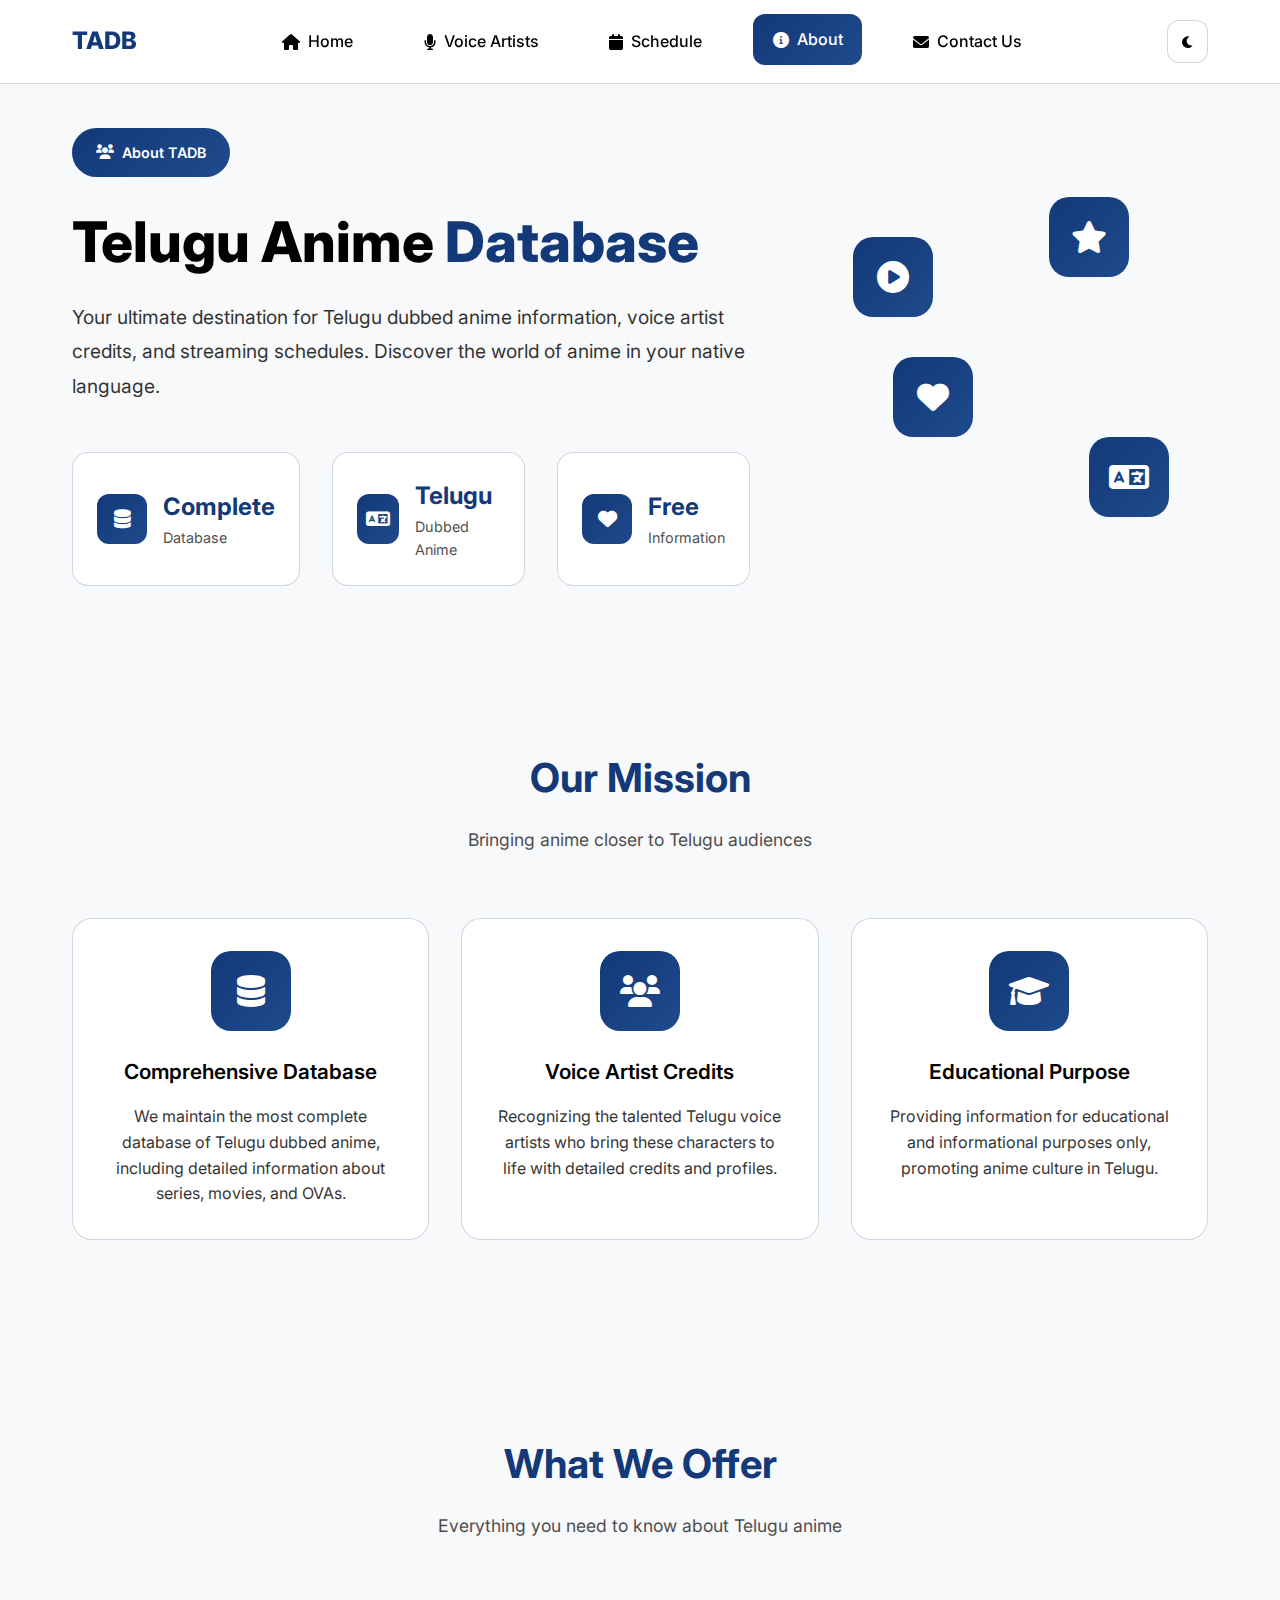
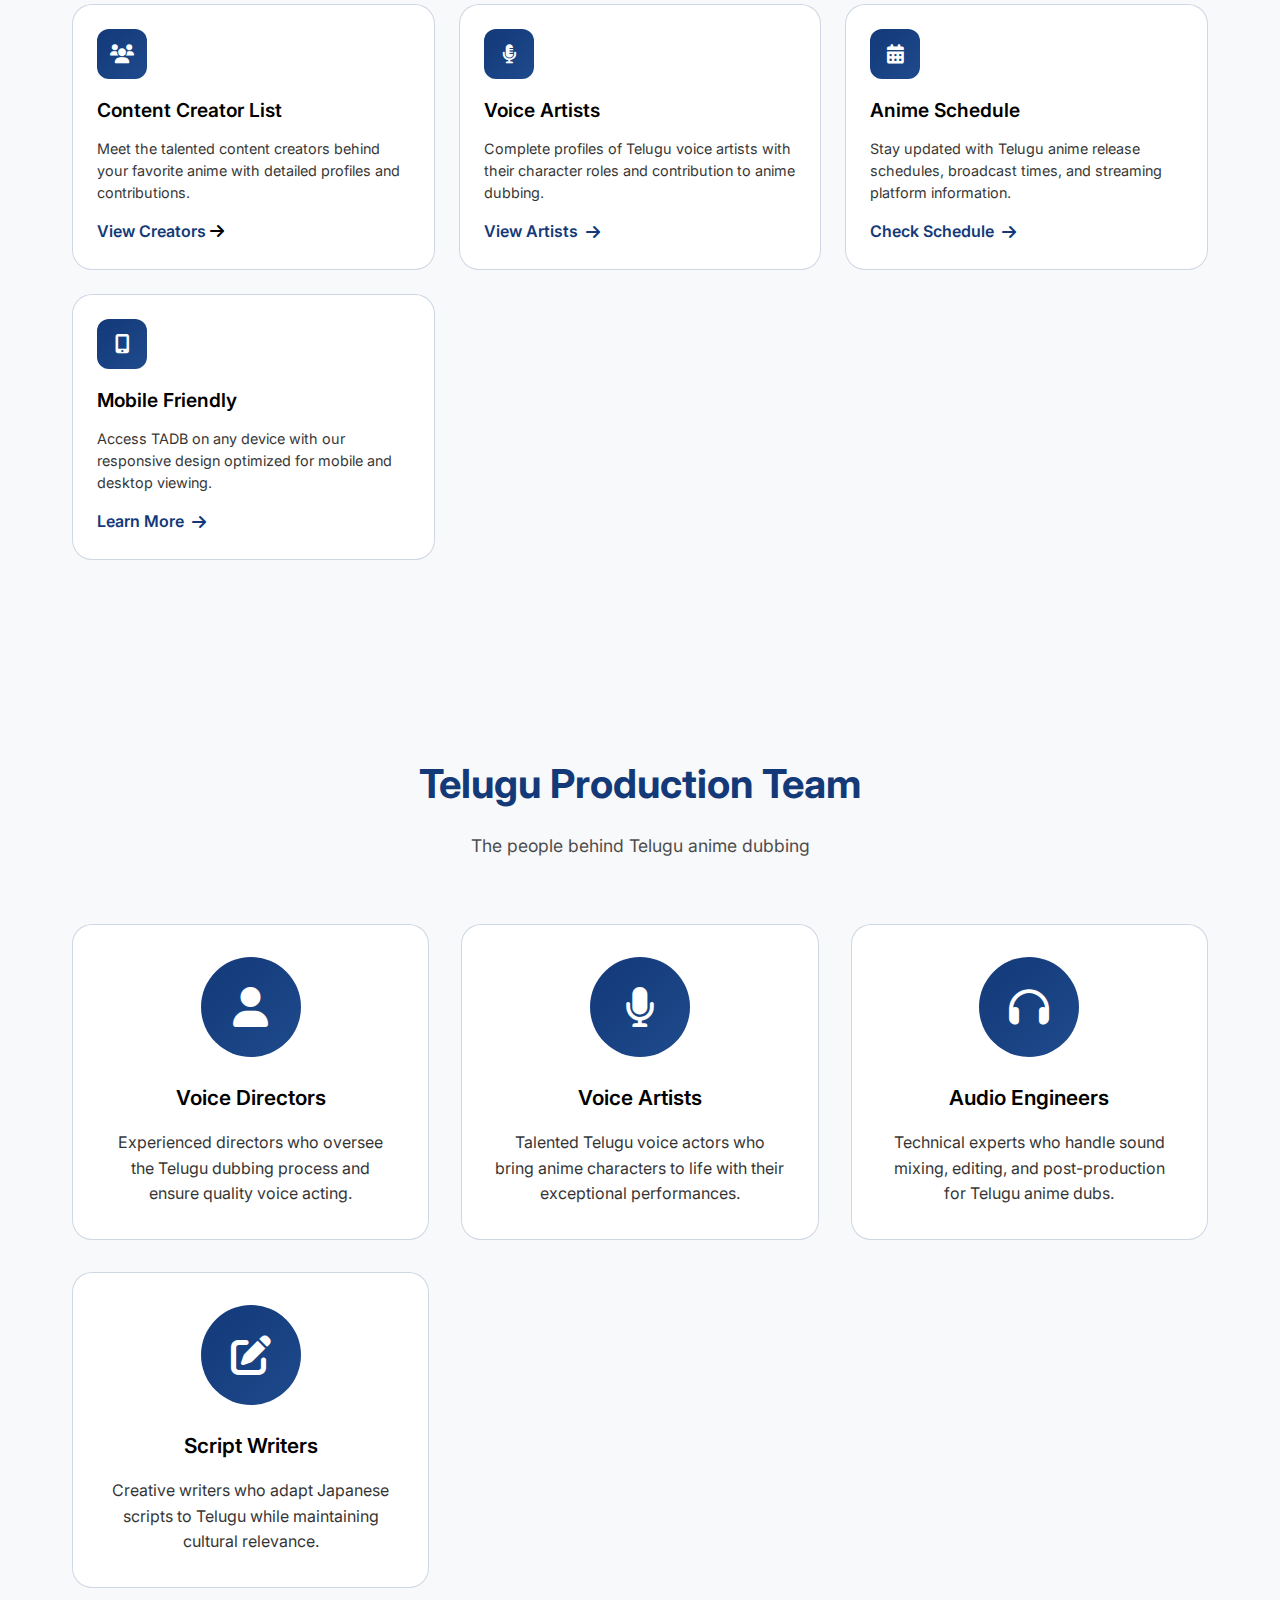
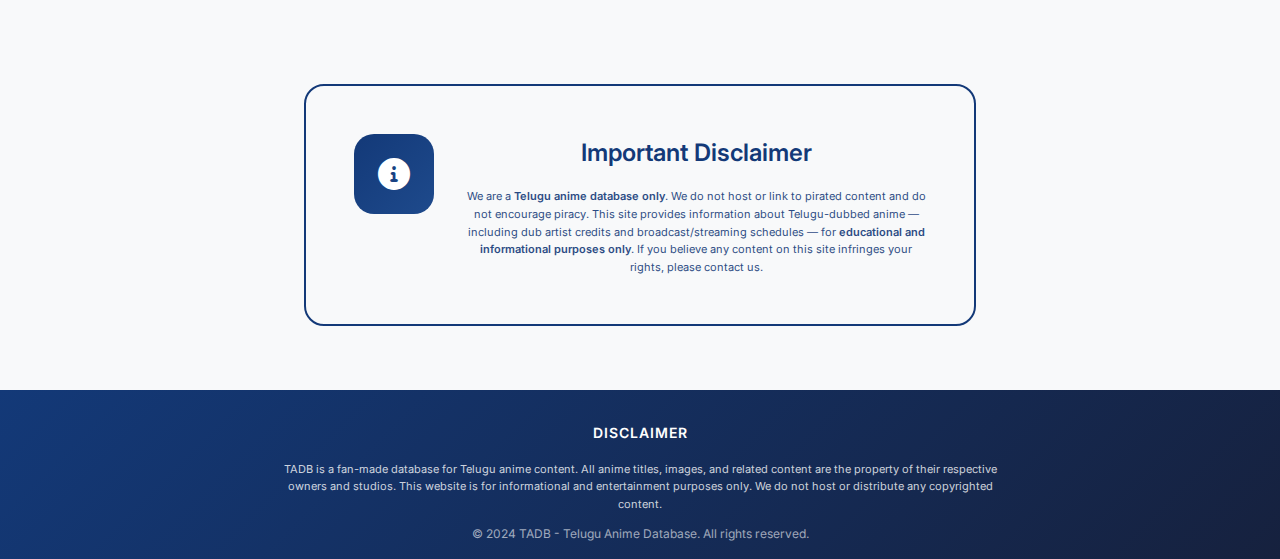
<file: about-us.html>
<!DOCTYPE html>
<html lang="en">

<head>
    <meta charset="UTF-8">
    <meta name="viewport" content="width=device-width, initial-scale=1.0">
    <title>About Us - TADB - Telugu Anime Database</title>
    <link rel="stylesheet" href="about-us-styles.css">
    <link href="https://cdnjs.cloudflare.com/ajax/libs/font-awesome/6.0.0/css/all.min.css" rel="stylesheet">
    <link rel="preconnect" href="https://fonts.googleapis.com">
    <link rel="preconnect" href="https://fonts.gstatic.com" crossorigin>
    <link href="https://fonts.googleapis.com/css2?family=Inter:wght@300;400;500;600;700;800&display=swap" rel="stylesheet">
    <style>
        /* Font loading optimization */
        @font-face {
            font-family: 'Inter';
            font-display: swap;
        }
    </style>
</head>

<body>
    <!-- Navigation -->
    <nav class="navbar">
        <div class="nav-container">
            <div class="nav-left">
                <button class="menu-toggle" id="menuToggle">
                    <i class="fas fa-bars"></i>
                </button>
                <a href="index.html" class="logo">TADB</a>
            </div>

            <div class="nav-center desktop-nav">
                <a href="index.html" class="nav-link">
                    <i class="fas fa-home nav-icon"></i>
                    <span>Home</span>
                </a>
                <a href="voice-artists-real.html" class="nav-link">
                    <i class="fas fa-microphone nav-icon"></i>
                    <span>Voice Artists</span>
                </a>
                <a href="anime-schedule.html" class="nav-link">
                    <i class="fas fa-calendar nav-icon"></i>
                    <span>Schedule</span>
                </a>
                <a href="about-us.html" class="nav-link active">
                    <i class="fas fa-info-circle nav-icon"></i>
                    <span>About</span>
                </a>
                <a href="contact-us.html" class="nav-link">
                    <i class="fas fa-envelope nav-icon"></i>
                    <span>Contact Us</span>
                </a>
            </div>

            <div class="nav-right">
                <button class="theme-toggle" id="themeToggle">
                    <i class="fas fa-moon"></i>
                </button>
            </div>
        </div>

        <!-- Mobile Menu -->
        <div class="mobile-menu" id="mobileMenu">
            <a href="index.html" class="mobile-nav-link">
                <i class="fas fa-home mobile-nav-icon"></i>
                <span>Home</span>
            </a>
            <a href="voice-artists-real.html" class="mobile-nav-link">
                <i class="fas fa-microphone mobile-nav-icon"></i>
                <span>Voice Artists</span>
            </a>
            <a href="anime-schedule.html" class="mobile-nav-link">
                <i class="fas fa-calendar mobile-nav-icon"></i>
                <span>Schedule</span>
            </a>
            <a href="about-us.html" class="mobile-nav-link active">
                <i class="fas fa-info-circle mobile-nav-icon"></i>
                <span>About</span>
            </a>
            <a href="contact-us.html" class="mobile-nav-link">
                <i class="fas fa-envelope mobile-nav-icon"></i>
                <span>Contact Us</span>
            </a>
        </div>
    </nav>

    <!-- Hero Section -->
    <section class="about-hero">
        <div class="hero-container">
            <div class="hero-content">
                <div class="hero-badge">
                    <i class="fas fa-users"></i>
                    <span>About TADB</span>
                </div>
                <h1 class="hero-title">
                    Telugu Anime
                    <span class="hero-highlight">Database</span>
                </h1>
                <p class="hero-description">
                    Your ultimate destination for Telugu dubbed anime information, voice artist credits, 
                    and streaming schedules. Discover the world of anime in your native language.
                </p>
                <div class="hero-stats">
                    <div class="stat-card">
                        <div class="stat-icon">
                            <i class="fas fa-database"></i>
                        </div>
                        <div class="stat-info">
                            <span class="stat-number">Complete</span>
                            <span class="stat-label">Database</span>
                        </div>
                    </div>
                    <div class="stat-card">
                        <div class="stat-icon">
                            <i class="fas fa-language"></i>
                        </div>
                        <div class="stat-info">
                            <span class="stat-number">Telugu</span>
                            <span class="stat-label">Dubbed Anime</span>
                        </div>
                    </div>
                    <div class="stat-card">
                        <div class="stat-icon">
                            <i class="fas fa-heart"></i>
                        </div>
                        <div class="stat-info">
                            <span class="stat-number">Free</span>
                            <span class="stat-label">Information</span>
                        </div>
                    </div>
                </div>
            </div>
            <div class="hero-visual">
                <div class="floating-elements">
                    <div class="float-element element-1">
                        <i class="fas fa-play-circle"></i>
                    </div>
                    <div class="float-element element-2">
                        <i class="fas fa-star"></i>
                    </div>
                    <div class="float-element element-3">
                        <i class="fas fa-heart"></i>
                    </div>
                    <div class="float-element element-4">
                        <i class="fas fa-language"></i>
                    </div>
                </div>
            </div>
        </div>
    </section>

    <!-- Mission Section -->
    <section class="mission-section">
        <div class="container">
            <div class="section-header">
                <h2 class="section-title">Our Mission</h2>
                <p class="section-subtitle">Bringing anime closer to Telugu audiences</p>
            </div>
            <div class="mission-grid">
                <div class="mission-card">
                    <div class="mission-icon">
                        <i class="fas fa-database"></i>
                    </div>
                    <h3>Comprehensive Database</h3>
                    <p>We maintain the most complete database of Telugu dubbed anime, including detailed information about series, movies, and OVAs.</p>
                </div>
                <div class="mission-card">
                    <div class="mission-icon">
                        <i class="fas fa-users"></i>
                    </div>
                    <h3>Voice Artist Credits</h3>
                    <p>Recognizing the talented Telugu voice artists who bring these characters to life with detailed credits and profiles.</p>
                </div>
                
                <div class="mission-card">
                    <div class="mission-icon">
                        <i class="fas fa-graduation-cap"></i>
                    </div>
                    <h3>Educational Purpose</h3>
                    <p>Providing information for educational and informational purposes only, promoting anime culture in Telugu.</p>
                </div>
            </div>
        </div>
    </section>

    <!-- Features Section -->
    <section class="features-section">
        <div class="container">
            <div class="section-header">
                <h2 class="section-title">What We Offer</h2>
                <p class="section-subtitle">Everything you need to know about Telugu anime</p>
            </div>
            <div class="features-grid">
                <div class="feature-item">
                    <div class="feature-content">
                        <div class="feature-icon">
                            <i class="fas fa-users"></i>
                        </div>
                        <h3>Content Creator List</h3>
                        <p>Meet the talented content creators behind your favorite anime with detailed profiles and contributions.</p>
                        <a href="content-creators.html" class="feature-link">
                            <span>View Creators</a><span>
                            <i class="fas fa-arrow-right"></i>
                        </a>
                    </div>
                </div>
                <div class="feature-item">
                    <div class="feature-content">
                        <div class="feature-icon">
                            <i class="fas fa-microphone-alt"></i>
                        </div>
                        <h3>Voice Artists</h3>
                        <p>Complete profiles of Telugu voice artists with their character roles and contribution to anime dubbing.</p>
                        <a href="voice-artists-real.html" class="feature-link">
                            <span>View Artists</span>
                            <i class="fas fa-arrow-right"></i>
                        </a>
                    </div>
                </div>
                <div class="feature-item">
                    <div class="feature-content">
                        <div class="feature-icon">
                            <i class="fas fa-calendar-alt"></i>
                        </div>
                        <h3>Anime Schedule</h3>
                        <p>Stay updated with Telugu anime release schedules, broadcast times, and streaming platform information.</p>
                        <a href="anime-schedule.html" class="feature-link">
                            <span>Check Schedule</span>
                            <i class="fas fa-arrow-right"></i>
                        </a>
                    </div>
                </div>
                
                <div class="feature-item">
                    <div class="feature-content">
                        <div class="feature-icon">
                            <i class="fas fa-mobile-alt"></i>
                        </div>
                        <h3>Mobile Friendly</h3>
                        <p>Access TADB on any device with our responsive design optimized for mobile and desktop viewing.</p>
                        <a href="#" class="feature-link">
                            <span>Learn More</span>
                            <i class="fas fa-arrow-right"></i>
                        </a>
                    </div>
                </div>
            </div>
        </div>
    </section>

    <!-- Team Section -->
    <section class="team-section">
        <div class="container">
            <div class="section-header">
                <h2 class="section-title">Telugu Production Team</h2>
                <p class="section-subtitle">The people behind Telugu anime dubbing</p>
            </div>
            <div class="team-grid">
                <div class="team-card">
                    <div class="team-avatar">
                        <i class="fas fa-user"></i>
                    </div>
                    <div class="team-info">
                        <h3>Voice Directors</h3>
                        <p>Experienced directors who oversee the Telugu dubbing process and ensure quality voice acting.</p>
                    </div>
                </div>
                <div class="team-card">
                    <div class="team-avatar">
                        <i class="fas fa-microphone"></i>
                    </div>
                    <div class="team-info">
                        <h3>Voice Artists</h3>
                        <p>Talented Telugu voice actors who bring anime characters to life with their exceptional performances.</p>
                    </div>
                </div>
                <div class="team-card">
                    <div class="team-avatar">
                        <i class="fas fa-headphones"></i>
                    </div>
                    <div class="team-info">
                        <h3>Audio Engineers</h3>
                        <p>Technical experts who handle sound mixing, editing, and post-production for Telugu anime dubs.</p>
                    </div>
                </div>
                <div class="team-card">
                    <div class="team-avatar">
                        <i class="fas fa-edit"></i>
                    </div>
                    <div class="team-info">
                        <h3>Script Writers</h3>
                        <p>Creative writers who adapt Japanese scripts to Telugu while maintaining cultural relevance.</p>
                    </div>
                </div>
            </div>
        </div>
    </section>

    <!-- Disclaimer Section -->
    <section class="disclaimer-section">
        <div class="container">
            <div class="disclaimer-card">
                <div class="disclaimer-icon">
                    <i class="fas fa-info-circle"></i>
                </div>
                <div class="disclaimer-content">
                    <h3>Important Disclaimer</h3>
                    <p>
                        We are a <span class="highlight">Telugu anime database only</span>. We do not host or link to 
                        pirated content and do not encourage piracy. This site provides information about Telugu-dubbed anime 
                        — including dub artist credits and broadcast/streaming schedules — for 
                        <span class="highlight">educational and informational purposes only</span>. 
                        If you believe any content on this site infringes your rights, please contact us.
                    </p>
                </div>
            </div>
        </div>
    </section>

    <!-- Footer -->
    <footer class="footer">
        <div class="disclaimer-section">
            <h4>Disclaimer</h4>
            <p>TADB is a fan-made database for Telugu anime content. All anime titles, images, and related content are
                the property of their respective owners and studios. This website is for informational and entertainment
                purposes only. We do not host or distribute any copyrighted content.</p>
        </div>
        <div class="footer-bottom">
            <p>&copy; 2024 TADB - Telugu Anime Database. All rights reserved.</p>
        </div>
    </footer>

    <script src="theme-manager.js"></script>
    <script src="about-us-script.js"></script>
</body>

</html>
</file>
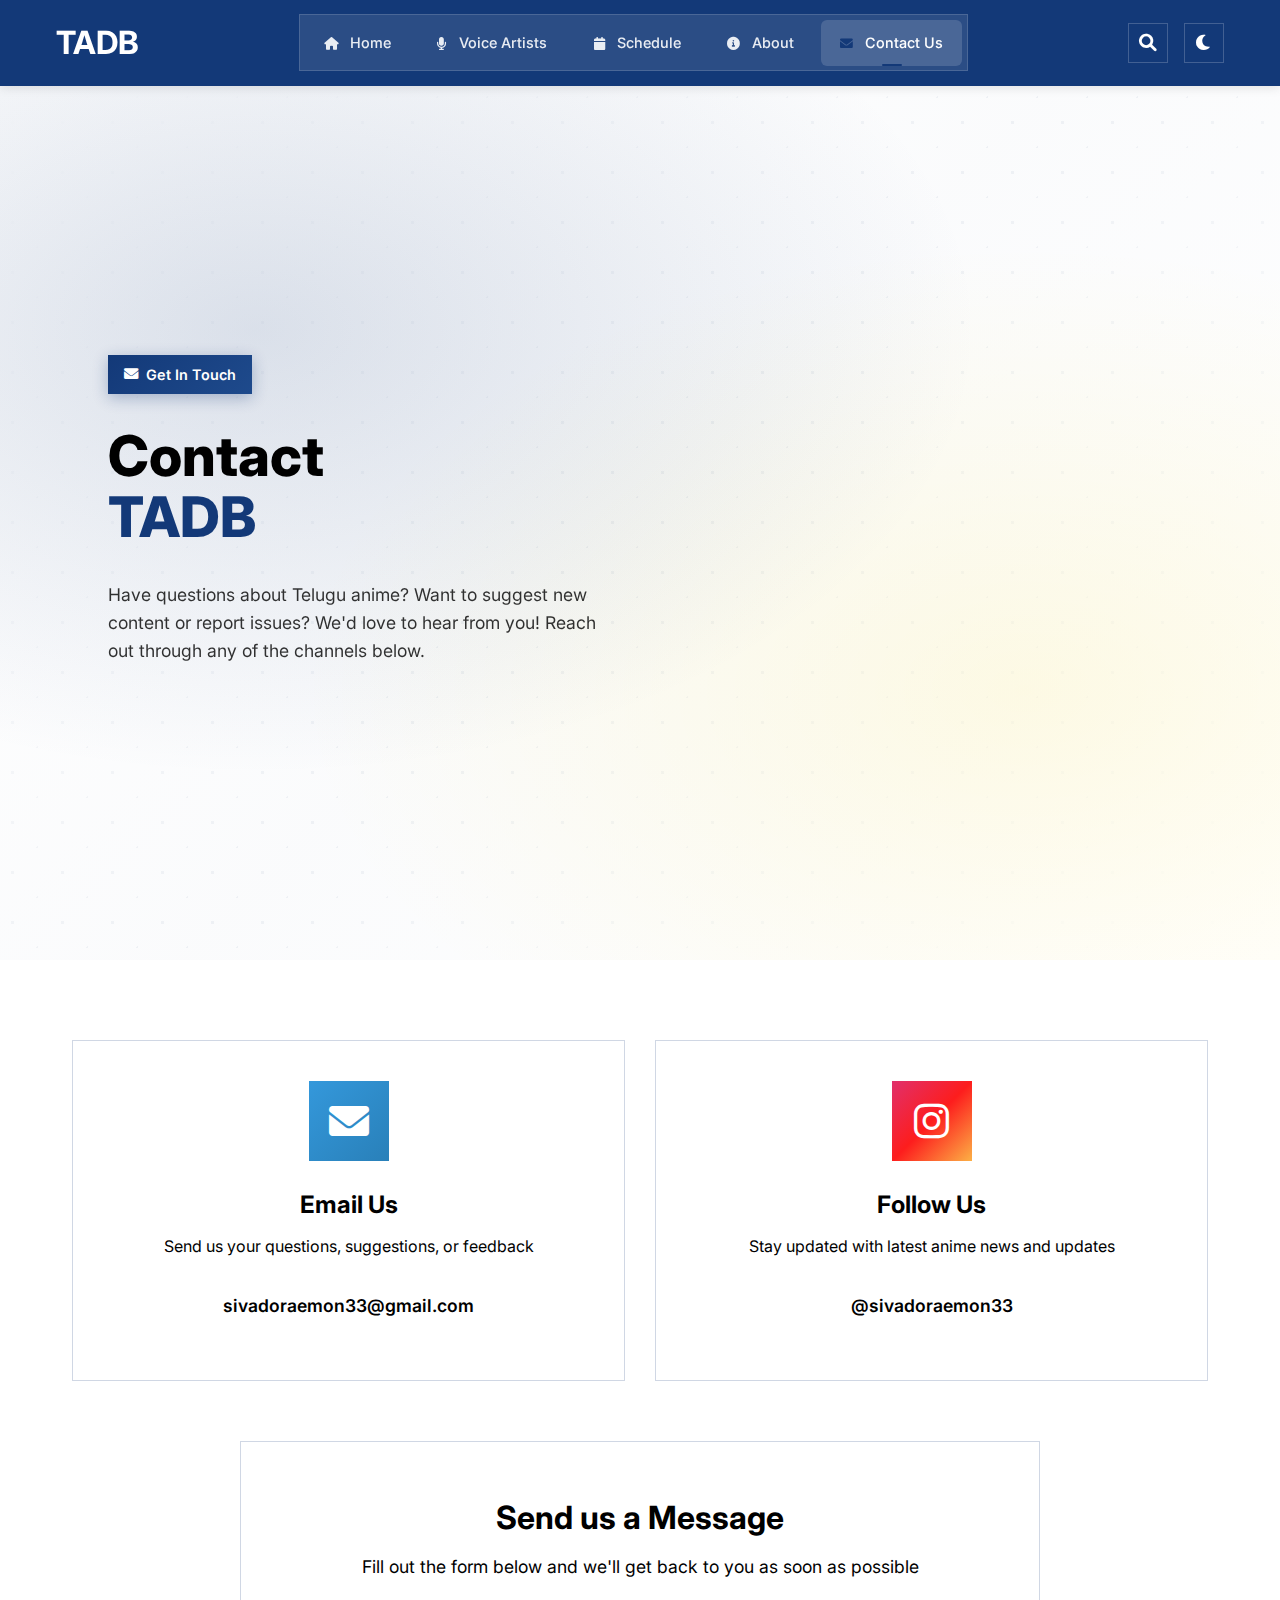
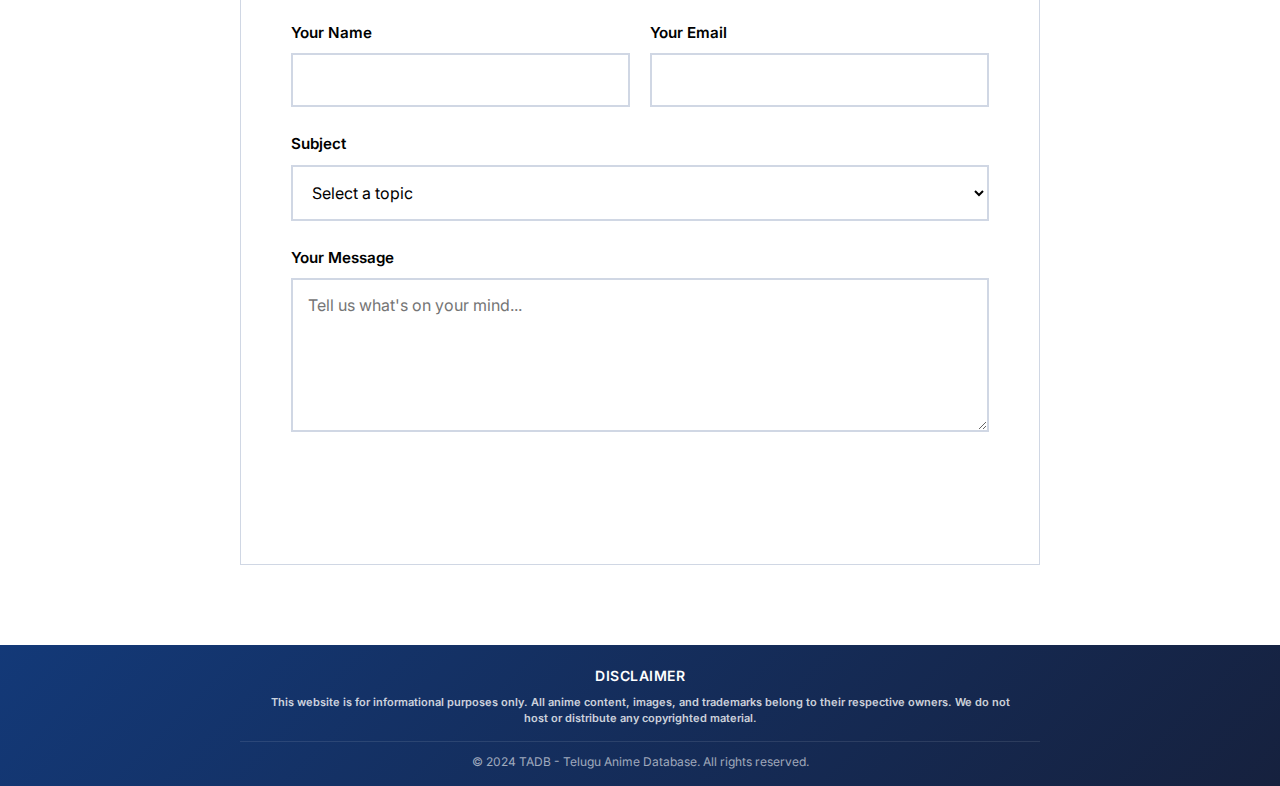
<file: contact-us.html>
<!DOCTYPE html>
<html lang="en">

<head>
    <meta charset="UTF-8">
    <meta name="viewport" content="width=device-width, initial-scale=1.0">
    <title>Contact Us - TADB</title>
    <link rel="preconnect" href="https://fonts.googleapis.com">
    <link rel="preconnect" href="https://fonts.gstatic.com" crossorigin>
    <link href="https://fonts.googleapis.com/css2?family=Inter:wght@300;400;500;600;700;800&display=swap" rel="stylesheet">
    <link rel="stylesheet" href="contact-us-styles.css">
    <link href="https://cdnjs.cloudflare.com/ajax/libs/font-awesome/6.0.0/css/all.min.css" rel="stylesheet">
</head>

<body>
    <!-- Navigation -->
    <nav class="navbar">
        <div class="nav-container">
            <div class="nav-left">
                <button class="menu-toggle" id="menuToggle">
                    <i class="fas fa-bars"></i>
                </button>
                <a href="index.html" class="logo">TADB</a>
            </div>

            <div class="nav-center desktop-nav">
                <a href="index.html" class="nav-link">
                    <i class="fas fa-home nav-icon"></i>
                    <span>Home</span>
                </a>
                <a href="voice-artists-real.html" class="nav-link">
                    <i class="fas fa-microphone nav-icon"></i>
                    <span>Voice Artists</span>
                </a>
                <a href="anime-schedule.html" class="nav-link">
                    <i class="fas fa-calendar nav-icon"></i>
                    <span>Schedule</span>
                </a>
                <a href="about-us.html" class="nav-link">
                    <i class="fas fa-info-circle nav-icon"></i>
                    <span>About</span>
                </a>
                <a href="contact-us.html" class="nav-link active">
                    <i class="fas fa-envelope nav-icon"></i>
                    <span>Contact Us</span>
                </a>
            </div>

            <div class="nav-right">
                <button class="search-toggle" id="searchToggle">
                    <i class="fas fa-search"></i>
                </button>
                <button class="theme-toggle" id="themeToggle">
                    <i class="fas fa-moon"></i>
                </button>
            </div>
        </div>

        <!-- Mobile Menu -->
        <div class="mobile-menu" id="mobileMenu">
            <a href="index.html" class="mobile-nav-link">
                <i class="fas fa-home mobile-nav-icon"></i>
                <span>Home</span>
            </a>
            <a href="voice-artists-real.html" class="mobile-nav-link">
                <i class="fas fa-microphone mobile-nav-icon"></i>
                <span>Voice Artists</span>
            </a>
            <a href="anime-schedule.html" class="mobile-nav-link">
                <i class="fas fa-calendar mobile-nav-icon"></i>
                <span>Schedule</span>
            </a>
            <a href="about-us.html" class="mobile-nav-link">
                <i class="fas fa-info-circle mobile-nav-icon"></i>
                <span>About</span>
            </a>
            <a href="contact-us.html" class="mobile-nav-link active">
                <i class="fas fa-envelope mobile-nav-icon"></i>
                <span>Contact Us</span>
            </a>
        </div>

        <!-- Search Box -->
        <div class="search-box" id="searchBox">
            <div class="search-container">
                <input type="text" placeholder="Search..." class="search-input">
                <i class="fas fa-search search-icon"></i>
                <button class="search-btn">
                    <i class="fas fa-search"></i>
                </button>
            </div>
        </div>
    </nav>

    <!-- Hero Section -->
    <section class="hero">
        <div class="hero-background">
            <div class="hero-pattern"></div>
            <div class="hero-gradient"></div>
        </div>
        <div class="hero-container">
            <div class="hero-content">
                <div class="hero-badge">
                    <i class="fas fa-envelope"></i>
                    <span>Get In Touch</span>
                </div>
                <h1 class="hero-title">
                    Contact
                    <span class="hero-highlight">TADB</span>
                </h1>
                <p class="hero-description">
                    Have questions about Telugu anime? Want to suggest new content or report issues? 
                    We'd love to hear from you! Reach out through any of the channels below.
                </p>
            </div>
        </div>
    </section>

    <!-- Contact Section -->
    <section class="contact-section">
        <div class="contact-container">
            <div class="contact-grid">
                <!-- Contact Cards -->
                <div class="contact-card email-card">
                    <div class="contact-icon">
                        <i class="fas fa-envelope"></i>
                    </div>
                    <div class="contact-info">
                        <h3>Email Us</h3>
                        <p>Send us your questions, suggestions, or feedback</p>
                        <a href="mailto:sivadoraemon33@gmail.com" class="contact-link">
                            sivadoraemon33@gmail.com
                        </a>
                    </div>
                </div>

                <div class="contact-card instagram-card">
                    <div class="contact-icon">
                        <i class="fab fa-instagram"></i>
                    </div>
                    <div class="contact-info">
                        <h3>Follow Us</h3>
                        <p>Stay updated with latest anime news and updates</p>
                        <a href="https://instagram.com/sivadoraemon33" target="_blank" class="contact-link">
                            @sivadoraemon33
                        </a>
                    </div>
                </div>
            </div>

            <!-- Contact Form -->
            <div class="contact-form-section">
                <div class="form-header">
                    <h2>Send us a Message</h2>
                    <p>Fill out the form below and we'll get back to you as soon as possible</p>
                </div>
                
                <form class="contact-form" id="contactForm">
                    <div class="form-row">
                        <div class="form-group">
                            <label for="name">Your Name</label>
                            <input type="text" id="name" name="name" required>
                        </div>
                        <div class="form-group">
                            <label for="email">Your Email</label>
                            <input type="email" id="email" name="email" required>
                        </div>
                    </div>
                    
                    <div class="form-group">
                        <label for="subject">Subject</label>
                        <select id="subject" name="subject" required>
                            <option value="">Select a topic</option>
                            <option value="general">General Inquiry</option>
                            <option value="suggestion">Content Suggestion</option>
                            <option value="bug">Report a Bug</option>
                            <option value="feedback">Feedback</option>
                            <option value="other">Other</option>
                        </select>
                    </div>
                    
                    <div class="form-group">
                        <label for="message">Your Message</label>
                        <textarea id="message" name="message" rows="6" required placeholder="Tell us what's on your mind..."></textarea>
                    </div>
                    
                    <button type="submit" class="submit-btn">
                        <i class="fas fa-paper-plane"></i>
                        Send Message
                    </button>
                </form>
            </div>
        </div>
    </section>

    <!-- Footer -->
    <footer class="footer">
        <div class="disclaimer-section">
            <h4>Disclaimer</h4>
            <p>This website is for informational purposes only. All anime content, images, and trademarks belong to their respective owners. We do not host or distribute any copyrighted material.</p>
        </div>
        <div class="footer-bottom">
            <p>&copy; 2024 TADB - Telugu Anime Database. All rights reserved.</p>
        </div>
    </footer>

    <script src="theme-manager.js"></script>
    <script src="contact-us-script.js"></script>
</body>

</html>
</file>
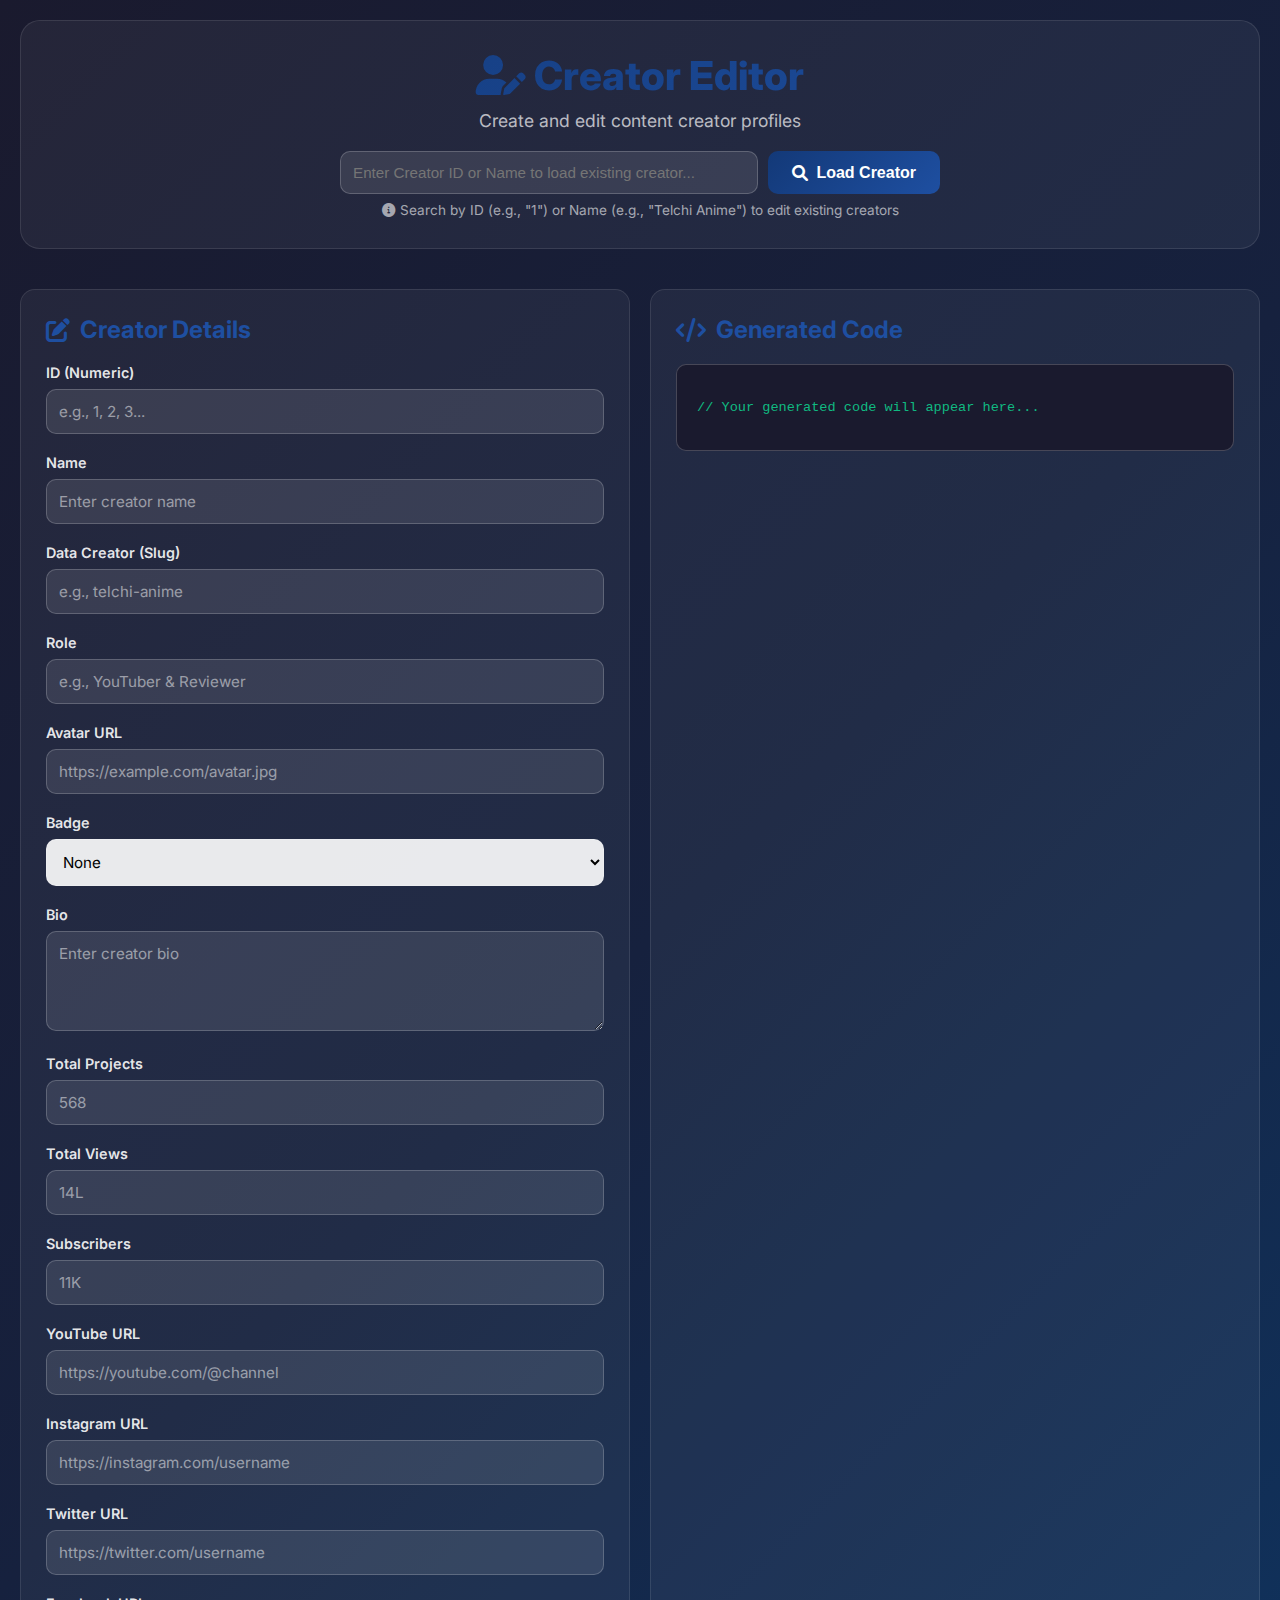
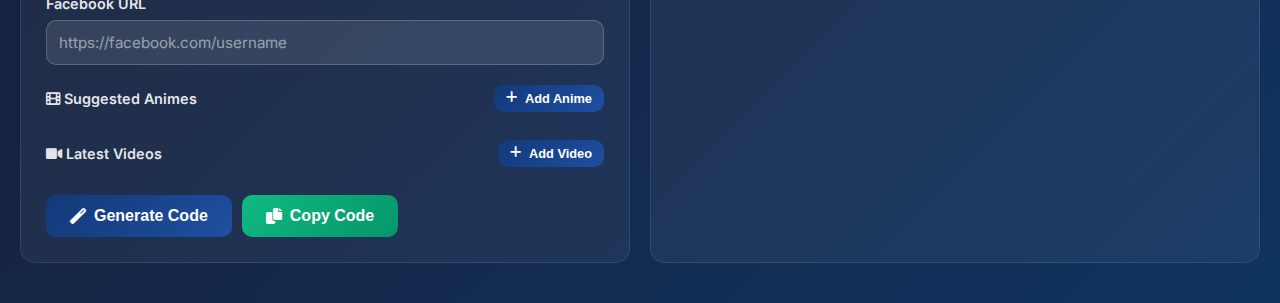
<file: creator-editor.html>
<!DOCTYPE html>
<html lang="en">
<head>
    <meta charset="UTF-8">
    <meta name="viewport" content="width=device-width, initial-scale=1.0">
    <title>Creator Editor - TADB</title>
    <link rel="preconnect" href="https://fonts.googleapis.com">
    <link rel="preconnect" href="https://fonts.gstatic.com" crossorigin>
    <link href="https://fonts.googleapis.com/css2?family=Inter:wght@300;400;500;600;700;800&display=swap" rel="stylesheet">
    <link href="https://cdnjs.cloudflare.com/ajax/libs/font-awesome/6.0.0/css/all.min.css" rel="stylesheet">
    <style>
        * {
            margin: 0;
            padding: 0;
            box-sizing: border-box;
        }

        body {
            font-family: 'Inter', -apple-system, BlinkMacSystemFont, 'Segoe UI', Roboto, sans-serif;
            background: linear-gradient(135deg, #1a1a2e 0%, #16213e 50%, #0f3460 100%);
            color: #ffffff;
            min-height: 100vh;
            padding: 20px;
        }

        .container {
            max-width: 1400px;
            margin: 0 auto;
        }

        .header {
            text-align: center;
            margin-bottom: 40px;
            padding: 30px;
            background: rgba(255, 255, 255, 0.05);
            border-radius: 20px;
            border: 1px solid rgba(255, 255, 255, 0.1);
        }

        .header h1 {
            font-size: 2.5rem;
            font-weight: 800;
            margin-bottom: 10px;
            background: linear-gradient(135deg, #133978, #1e4fa1);
            -webkit-background-clip: text;
            -webkit-text-fill-color: transparent;
        }

        .header p {
            color: rgba(255, 255, 255, 0.7);
            font-size: 1.1rem;
        }

        .main-grid {
            display: grid;
            grid-template-columns: 1fr 1fr;
            gap: 20px;
            margin-bottom: 20px;
        }

        .section {
            background: rgba(255, 255, 255, 0.05);
            border: 1px solid rgba(255, 255, 255, 0.1);
            border-radius: 15px;
            padding: 25px;
        }

        .section h2 {
            font-size: 1.5rem;
            margin-bottom: 20px;
            color: #1e4fa1;
            display: flex;
            align-items: center;
            gap: 10px;
        }

        .form-group {
            margin-bottom: 20px;
        }

        .form-group label {
            display: block;
            margin-bottom: 8px;
            font-weight: 600;
            color: rgba(255, 255, 255, 0.9);
            font-size: 0.9rem;
        }

        .form-group input,
        .form-group textarea,
        .form-group select {
            width: 100%;
            padding: 12px;
            background: rgba(255, 255, 255, 0.1);
            border: 1px solid rgba(255, 255, 255, 0.2);
            border-radius: 10px;
            color: #ffffff;
            font-family: 'Inter', sans-serif;
            font-size: 0.95rem;
            transition: all 0.3s ease;
        }

        .form-group input:focus,
        .form-group textarea:focus,
        .form-group select:focus {
            outline: none;
            border-color: #1e4fa1;
            background: rgba(255, 255, 255, 0.15);
        }

        .form-group textarea {
            min-height: 100px;
            resize: vertical;
        }

        .form-group input::placeholder,
        .form-group textarea::placeholder {
            color: rgba(255, 255, 255, 0.5);
        }

        .form-group select {
            color: #000000;
            background: rgba(255, 255, 255, 0.9);
        }

        .form-group select option {
            color: #000000;
            background: #ffffff;
        }

        .btn {
            padding: 12px 24px;
            background: linear-gradient(135deg, #133978, #1e4fa1);
            border: none;
            border-radius: 10px;
            color: white;
            font-weight: 600;
            cursor: pointer;
            transition: all 0.3s ease;
            font-size: 1rem;
            display: inline-flex;
            align-items: center;
            gap: 8px;
        }

        .btn:hover {
            transform: translateY(-2px);
            box-shadow: 0 8px 20px rgba(19, 57, 120, 0.4);
        }

        .btn-success {
            background: linear-gradient(135deg, #10b981, #059669);
        }

        .btn-group {
            display: flex;
            gap: 10px;
            margin-top: 20px;
        }

        .code-output {
            background: #1a1a2e;
            border: 1px solid rgba(255, 255, 255, 0.2);
            border-radius: 10px;
            padding: 20px;
            font-family: 'Courier New', monospace;
            font-size: 0.85rem;
            color: #10b981;
            max-height: 600px;
            overflow-y: auto;
            white-space: pre-wrap;
            word-wrap: break-word;
        }

        .toast {
            position: fixed;
            top: 20px;
            right: 20px;
            background: linear-gradient(135deg, #10b981, #059669);
            color: white;
            padding: 15px 25px;
            border-radius: 10px;
            box-shadow: 0 8px 20px rgba(0, 0, 0, 0.3);
            display: none;
            align-items: center;
            gap: 10px;
            z-index: 1000;
            animation: slideIn 0.3s ease;
        }

        @keyframes slideIn {
            from {
                transform: translateX(400px);
                opacity: 0;
            }
            to {
                transform: translateX(0);
                opacity: 1;
            }
        }

        .toast.show {
            display: flex;
        }

        @media (max-width: 768px) {
            .main-grid {
                grid-template-columns: 1fr;
            }

            .header h1 {
                font-size: 1.8rem;
            }

            .btn-group {
                flex-direction: column;
            }

            .btn {
                width: 100%;
                justify-content: center;
            }
        }
    </style>
</head>
<body>
    <div class="container">
        <div class="header">
            <h1><i class="fas fa-user-edit"></i> Creator Editor</h1>
            <p>Create and edit content creator profiles</p>
            
            <!-- Search/Load Existing Creator -->
            <div style="margin-top: 20px; max-width: 600px; margin-left: auto; margin-right: auto;">
                <div style="display: flex; gap: 10px;">
                    <input type="text" id="searchCreator" placeholder="Enter Creator ID or Name to load existing creator..." style="flex: 1; padding: 12px; background: rgba(255,255,255,0.1); border: 1px solid rgba(255,255,255,0.2); border-radius: 10px; color: white; font-size: 0.95rem;">
                    <button class="btn" onclick="searchAndLoadCreator()" style="white-space: nowrap;">
                        <i class="fas fa-search"></i> Load Creator
                    </button>
                </div>
                <p style="font-size: 0.85rem; color: rgba(255,255,255,0.6); margin-top: 8px; text-align: center;">
                    <i class="fas fa-info-circle"></i> Search by ID (e.g., "1") or Name (e.g., "Telchi Anime") to edit existing creators
                </p>
            </div>
        </div>

        <div class="main-grid">
            <!-- Input Form -->
            <div class="section">
                <h2><i class="fas fa-edit"></i> Creator Details</h2>
                
                <div class="form-group">
                    <label>ID (Numeric)</label>
                    <input type="text" id="id" placeholder="e.g., 1, 2, 3...">
                </div>

                <div class="form-group">
                    <label>Name</label>
                    <input type="text" id="name" placeholder="Enter creator name">
                </div>

                <div class="form-group">
                    <label>Data Creator (Slug)</label>
                    <input type="text" id="dataCreator" placeholder="e.g., telchi-anime">
                </div>

                <div class="form-group">
                    <label>Role</label>
                    <input type="text" id="role" placeholder="e.g., YouTuber & Reviewer">
                </div>

                <div class="form-group">
                    <label>Avatar URL</label>
                    <input type="text" id="avatar" placeholder="https://example.com/avatar.jpg">
                </div>

                <div class="form-group">
                    <label>Badge</label>
                    <select id="badge">
                        <option value="">None</option>
                        <option value="Founder">Founder</option>
                        <option value="Channel">Channel</option>
                        <option value="Artist">Artist</option>
                        <option value="Designer">Designer</option>
                        <option value="Studio">Studio</option>
                    </select>
                </div>

                <div class="form-group">
                    <label>Bio</label>
                    <textarea id="bio" placeholder="Enter creator bio"></textarea>
                </div>

                <div class="form-group">
                    <label>Total Projects</label>
                    <input type="text" id="totalProjects" placeholder="568">
                </div>

                <div class="form-group">
                    <label>Total Views</label>
                    <input type="text" id="totalViews" placeholder="14L">
                </div>

                <div class="form-group">
                    <label>Subscribers</label>
                    <input type="text" id="subscribers" placeholder="11K">
                </div>

                <div class="form-group">
                    <label>YouTube URL</label>
                    <input type="text" id="youtube" placeholder="https://youtube.com/@channel">
                </div>

                <div class="form-group">
                    <label>Instagram URL</label>
                    <input type="text" id="instagram" placeholder="https://instagram.com/username">
                </div>

                <div class="form-group">
                    <label>Twitter URL</label>
                    <input type="text" id="twitter" placeholder="https://twitter.com/username">
                </div>

                <div class="form-group">
                    <label>Facebook URL</label>
                    <input type="text" id="facebook" placeholder="https://facebook.com/username">
                </div>

                <div class="form-group">
                    <label style="display: flex; justify-content: space-between; align-items: center;">
                        <span><i class="fas fa-film"></i> Suggested Animes</span>
                        <button class="btn" style="padding: 6px 12px; font-size: 0.8rem;" onclick="addAnime(); return false;">
                            <i class="fas fa-plus"></i> Add Anime
                        </button>
                    </label>
                    <div id="animesContainer" style="display: flex; flex-direction: column; gap: 10px;">
                        <!-- Animes will be added here -->
                    </div>
                </div>

                <div class="form-group">
                    <label style="display: flex; justify-content: space-between; align-items: center;">
                        <span><i class="fas fa-video"></i> Latest Videos</span>
                        <button class="btn" style="padding: 6px 12px; font-size: 0.8rem;" onclick="addVideo(); return false;">
                            <i class="fas fa-plus"></i> Add Video
                        </button>
                    </label>
                    <div id="videosContainer" style="display: flex; flex-direction: column; gap: 10px;">
                        <!-- Videos will be added here -->
                    </div>
                </div>

                <div class="btn-group">
                    <button class="btn" onclick="generateCode()">
                        <i class="fas fa-magic"></i> Generate Code
                    </button>
                    <button class="btn btn-success" onclick="copyCode()">
                        <i class="fas fa-copy"></i> Copy Code
                    </button>
                </div>
            </div>

            <!-- Output -->
            <div class="section">
                <h2><i class="fas fa-code"></i> Generated Code</h2>
                <div class="code-output" id="output">
// Your generated code will appear here...
                </div>
            </div>
        </div>
    </div>

    <!-- Toast Notification -->
    <div class="toast" id="toast">
        <i class="fas fa-check-circle"></i>
        <span>Code copied to clipboard!</span>
    </div>

    <!-- Load creators data -->
    <script src="creators-data.js"></script>
    <script src="creators-manager.js"></script>

    <script>
        let creatorsData = [];
        let videos = [];
        let animes = [];

        // Add anime function
        function addAnime() {
            const index = animes.length;
            animes.push({});
            
            const animeHtml = `
                <div class="anime-item" id="anime-${index}" style="background: rgba(255,255,255,0.05); padding: 15px; border-radius: 10px; border: 1px solid rgba(255,255,255,0.1);">
                    <div style="display: flex; justify-content: space-between; align-items: center; margin-bottom: 10px;">
                        <strong style="color: #1e4fa1;">Anime ${index + 1}</strong>
                        <button onclick="removeAnime(${index}); return false;" style="background: #ef4444; border: none; color: white; padding: 4px 8px; border-radius: 5px; cursor: pointer; font-size: 0.8rem;">
                            <i class="fas fa-trash"></i> Remove
                        </button>
                    </div>
                    <input type="text" class="anime-title" placeholder="Anime Title" style="width: 100%; margin-bottom: 8px; padding: 8px; background: rgba(255,255,255,0.1); border: 1px solid rgba(255,255,255,0.2); border-radius: 8px; color: white;" oninput="generateCode()">
                    <input type="text" class="anime-poster" placeholder="Poster URL" style="width: 100%; margin-bottom: 8px; padding: 8px; background: rgba(255,255,255,0.1); border: 1px solid rgba(255,255,255,0.2); border-radius: 8px; color: white;" oninput="generateCode()">
                    <input type="text" class="anime-role" placeholder="Role (e.g., Reviewed, Dubbed)" style="width: 100%; margin-bottom: 8px; padding: 8px; background: rgba(255,255,255,0.1); border: 1px solid rgba(255,255,255,0.2); border-radius: 8px; color: white;" oninput="generateCode()">
                    <input type="text" class="anime-year" placeholder="Year (e.g., 2024)" style="width: 100%; margin-bottom: 8px; padding: 8px; background: rgba(255,255,255,0.1); border: 1px solid rgba(255,255,255,0.2); border-radius: 8px; color: white;" oninput="generateCode()">
                    <input type="text" class="anime-rating" placeholder="Rating (e.g., 8.5)" style="width: 100%; margin-bottom: 8px; padding: 8px; background: rgba(255,255,255,0.1); border: 1px solid rgba(255,255,255,0.2); border-radius: 8px; color: white;" oninput="generateCode()">
                    <input type="text" class="anime-genres" placeholder="Genres (e.g., Action, Comedy)" style="width: 100%; margin-bottom: 8px; padding: 8px; background: rgba(255,255,255,0.1); border: 1px solid rgba(255,255,255,0.2); border-radius: 8px; color: white;" oninput="generateCode()">
                    <input type="text" class="anime-platform" placeholder="Platform (e.g., Crunchyroll)" style="width: 100%; padding: 8px; background: rgba(255,255,255,0.1); border: 1px solid rgba(255,255,255,0.2); border-radius: 8px; color: white;" oninput="generateCode()">
                </div>
            `;
            
            document.getElementById('animesContainer').insertAdjacentHTML('beforeend', animeHtml);
            generateCode();
        }

        // Remove anime function
        function removeAnime(index) {
            const animeElement = document.getElementById(`anime-${index}`);
            if (animeElement) {
                animeElement.remove();
                animes[index] = null;
                generateCode();
            }
        }

        // Add video function
        function addVideo() {
            const index = videos.length;
            videos.push({});
            
            const videoHtml = `
                <div class="video-item" id="video-${index}" style="background: rgba(255,255,255,0.05); padding: 15px; border-radius: 10px; border: 1px solid rgba(255,255,255,0.1);">
                    <div style="display: flex; justify-content: space-between; align-items: center; margin-bottom: 10px;">
                        <strong style="color: #1e4fa1;">Video ${index + 1}</strong>
                        <button onclick="removeVideo(${index}); return false;" style="background: #ef4444; border: none; color: white; padding: 4px 8px; border-radius: 5px; cursor: pointer; font-size: 0.8rem;">
                            <i class="fas fa-trash"></i> Remove
                        </button>
                    </div>
                    <input type="text" class="video-title" placeholder="Video Title" style="width: 100%; margin-bottom: 8px; padding: 8px; background: rgba(255,255,255,0.1); border: 1px solid rgba(255,255,255,0.2); border-radius: 8px; color: white;" oninput="generateCode()">
                    <input type="text" class="video-thumbnail" placeholder="Thumbnail URL" style="width: 100%; margin-bottom: 8px; padding: 8px; background: rgba(255,255,255,0.1); border: 1px solid rgba(255,255,255,0.2); border-radius: 8px; color: white;" oninput="generateCode()">
                    <input type="text" class="video-id" placeholder="YouTube Video ID (e.g., dQw4w9WgXcQ)" style="width: 100%; margin-bottom: 8px; padding: 8px; background: rgba(255,255,255,0.1); border: 1px solid rgba(255,255,255,0.2); border-radius: 8px; color: white;" oninput="generateCode()">
                    <input type="text" class="video-views" placeholder="Views (e.g., 10K, 1.5M)" style="width: 100%; margin-bottom: 8px; padding: 8px; background: rgba(255,255,255,0.1); border: 1px solid rgba(255,255,255,0.2); border-radius: 8px; color: white;" oninput="generateCode()">
                    <input type="text" class="video-upload-date" placeholder="Upload Date (e.g., 2 Months Ago)" style="width: 100%; padding: 8px; background: rgba(255,255,255,0.1); border: 1px solid rgba(255,255,255,0.2); border-radius: 8px; color: white;" oninput="generateCode()">
                </div>
            `;
            
            document.getElementById('videosContainer').insertAdjacentHTML('beforeend', videoHtml);
            generateCode();
        }

        // Remove video function
        function removeVideo(index) {
            const videoElement = document.getElementById(`video-${index}`);
            if (videoElement) {
                videoElement.remove();
                videos[index] = null;
                generateCode();
            }
        }

        // Load creators data
        function loadCreatorsData() {
            if (typeof creatorsManager !== 'undefined' && creatorsManager.getAllCreators) {
                creatorsData = creatorsManager.getAllCreators();
                console.log('✅ Loaded', creatorsData.length, 'creators from localStorage');
            } else if (typeof window.CREATORS_DATA !== 'undefined') {
                creatorsData = window.CREATORS_DATA;
                console.log('✅ Loaded', creatorsData.length, 'creators from CREATORS_DATA');
            } else if (typeof creators !== 'undefined') {
                creatorsData = creators;
                console.log('✅ Loaded', creatorsData.length, 'creators');
            } else {
                console.error('❌ No creators data found');
                creatorsData = [];
            }
        }

        // Search and load creator
        function searchAndLoadCreator() {
            const searchTerm = document.getElementById('searchCreator').value.trim();
            console.log('🔍 Searching for:', searchTerm);
            
            if (!searchTerm) {
                alert('Please enter a Creator ID or Name');
                return;
            }
            
            loadCreatorsData();
            console.log('📊 Total creators available:', creatorsData.length);
            
            if (creatorsData.length === 0) {
                alert('No creators data found. Make sure creators-data.js is loaded.');
                return;
            }
            
            // Search by ID or Name
            const creator = creatorsData.find(c => 
                (c.id && c.id.toString() === searchTerm) || 
                c.name.toLowerCase().includes(searchTerm.toLowerCase())
            );
            
            console.log('🎯 Found creator:', creator);
            
            if (!creator) {
                alert(`No creator found with ID or Name: "${searchTerm}"\n\nAvailable creators: ${creatorsData.map(c => `${c.id || c.name}: ${c.name}`).join(', ')}`);
                return;
            }
            
            // Fill fields
            document.getElementById('id').value = creator.id || '';
            document.getElementById('name').value = creator.name || '';
            document.getElementById('dataCreator').value = creator.dataCreator || '';
            document.getElementById('role').value = creator.role || '';
            document.getElementById('avatar').value = creator.avatar || '';
            document.getElementById('badge').value = creator.badge || '';
            document.getElementById('bio').value = creator.bio || '';
            document.getElementById('totalProjects').value = creator.stats?.totalProjects || '';
            document.getElementById('totalViews').value = creator.stats?.totalViews || '';
            document.getElementById('subscribers').value = creator.stats?.subscribers || '';
            document.getElementById('youtube').value = creator.socialLinks?.youtube || '';
            document.getElementById('instagram').value = creator.socialLinks?.instagram || '';
            document.getElementById('twitter').value = creator.socialLinks?.twitter || '';
            document.getElementById('facebook').value = creator.socialLinks?.facebook || '';
            
            // Load animes
            document.getElementById('animesContainer').innerHTML = '';
            animes = [];
            if (creator.suggestedAnimes && creator.suggestedAnimes.length > 0) {
                creator.suggestedAnimes.forEach(anime => {
                    addAnime();
                    const index = animes.length - 1;
                    setTimeout(() => {
                        const animeItems = document.querySelectorAll('.anime-item');
                        const item = animeItems[index];
                        if (item) {
                            item.querySelector('.anime-title').value = anime.title || '';
                            item.querySelector('.anime-poster').value = anime.poster || '';
                            item.querySelector('.anime-role').value = anime.role || '';
                            item.querySelector('.anime-year').value = anime.year || '';
                            item.querySelector('.anime-rating').value = anime.rating || '';
                            item.querySelector('.anime-genres').value = anime.genres || '';
                            item.querySelector('.anime-platform').value = anime.platform || '';
                            generateCode();
                        }
                    }, 50);
                });
            }
            
            // Load videos
            document.getElementById('videosContainer').innerHTML = '';
            videos = [];
            if (creator.latestVideos && creator.latestVideos.length > 0) {
                creator.latestVideos.forEach(video => {
                    addVideo();
                    const index = videos.length - 1;
                    setTimeout(() => {
                        const videoItems = document.querySelectorAll('.video-item');
                        const item = videoItems[index];
                        if (item) {
                            item.querySelector('.video-title').value = video.title || '';
                            item.querySelector('.video-thumbnail').value = video.thumbnail || '';
                            item.querySelector('.video-id').value = video.videoId || '';
                            item.querySelector('.video-views').value = video.views || '';
                            item.querySelector('.video-upload-date').value = video.uploadDate || '';
                            generateCode();
                        }
                    }, 50);
                });
            }
            
            setTimeout(() => {
                generateCode();
                alert(`✅ Loaded creator: ${creator.name}`);
            }, 100);
        }

        function generateCode() {
            const id = document.getElementById('id').value || '1';
            const name = document.getElementById('name').value || 'Creator Name';
            const dataCreator = document.getElementById('dataCreator').value || 'creator-id';
            const role = document.getElementById('role').value || 'Content Creator';
            const avatar = document.getElementById('avatar').value || 'https://via.placeholder.com/150';
            const badge = document.getElementById('badge').value || '';
            const bio = document.getElementById('bio').value || '';
            const totalProjects = document.getElementById('totalProjects').value || '0';
            const totalViews = document.getElementById('totalViews').value || '0';
            const subscribers = document.getElementById('subscribers').value || '0';
            const youtube = document.getElementById('youtube').value || '';
            const instagram = document.getElementById('instagram').value || '';
            const twitter = document.getElementById('twitter').value || '';
            const facebook = document.getElementById('facebook').value || '';
            // Collect animes from form
            const animeItems = document.querySelectorAll('.anime-item');
            const animesArray = [];
            animeItems.forEach(item => {
                const title = item.querySelector('.anime-title').value;
                const poster = item.querySelector('.anime-poster').value;
                const role = item.querySelector('.anime-role').value;
                const year = item.querySelector('.anime-year').value;
                const rating = item.querySelector('.anime-rating').value;
                const genres = item.querySelector('.anime-genres').value;
                const platform = item.querySelector('.anime-platform').value;
                
                if (title || poster) {
                    animesArray.push({
                        title: title || '',
                        poster: poster || '',
                        role: role || '',
                        year: year || '',
                        rating: rating || '',
                        genres: genres || '',
                        platform: platform || ''
                    });
                }
            });
            
            const suggestedAnimesFormatted = animesArray.length > 0 
                ? JSON.stringify(animesArray, null, 4).split('\n').map((line, i) => i === 0 ? line : '    ' + line).join('\n')
                : '[]';
            
            // Collect videos from form
            const videoItems = document.querySelectorAll('.video-item');
            const videosArray = [];
            videoItems.forEach(item => {
                const title = item.querySelector('.video-title').value;
                const thumbnail = item.querySelector('.video-thumbnail').value;
                const videoId = item.querySelector('.video-id').value;
                const views = item.querySelector('.video-views').value;
                const uploadDate = item.querySelector('.video-upload-date').value;
                
                if (title || videoId) {
                    videosArray.push({
                        title: title || '',
                        thumbnail: thumbnail || '',
                        videoId: videoId || '',
                        views: views || '',
                        uploadDate: uploadDate || ''
                    });
                }
            });
            
            const latestVideosFormatted = videosArray.length > 0 
                ? JSON.stringify(videosArray, null, 4).split('\n').map((line, i) => i === 0 ? line : '    ' + line).join('\n')
                : '[]';

            const code = `{
    "id": ${id},
    "name": "${name}",
    "dataCreator": "${dataCreator}",
    "role": "${role}",
    "avatar": "${avatar}",
    ${badge ? `"badge": "${badge}",` : ''}
    ${bio ? `"bio": "${bio}",` : ''}
    "stats": {
        "totalProjects": ${typeof totalProjects === 'string' && isNaN(totalProjects) ? `"${totalProjects}"` : totalProjects},
        "totalViews": "${totalViews}",
        "subscribers": "${subscribers}"
    },
    "socialLinks": {
        ${youtube ? `"youtube": "${youtube}"${instagram || twitter || facebook ? ',' : ''}` : ''}
        ${instagram ? `"instagram": "${instagram}"${twitter || facebook ? ',' : ''}` : ''}
        ${twitter ? `"twitter": "${twitter}"${facebook ? ',' : ''}` : ''}
        ${facebook ? `"facebook": "${facebook}"` : ''}
    },
    "suggestedAnimes": ${suggestedAnimesFormatted},
    "latestVideos": ${latestVideosFormatted}
}`;

            document.getElementById('output').textContent = code;
        }

        // Load creators data on page load
        document.addEventListener('DOMContentLoaded', function() {
            loadCreatorsData();
        });

        function copyCode() {
            const output = document.getElementById('output').textContent;
            
            if (output.trim() === '// Your generated code will appear here...') {
                alert('Please generate code first!');
                return;
            }

            navigator.clipboard.writeText(output).then(() => {
                showToast();
            });
        }

        function showToast() {
            const toast = document.getElementById('toast');
            toast.classList.add('show');
            setTimeout(() => {
                toast.classList.remove('show');
            }, 3000);
        }

        // Auto-generate on input change
        document.querySelectorAll('input, textarea, select').forEach(element => {
            element.addEventListener('input', generateCode);
        });


    </script>
</body>
</html>
</file>
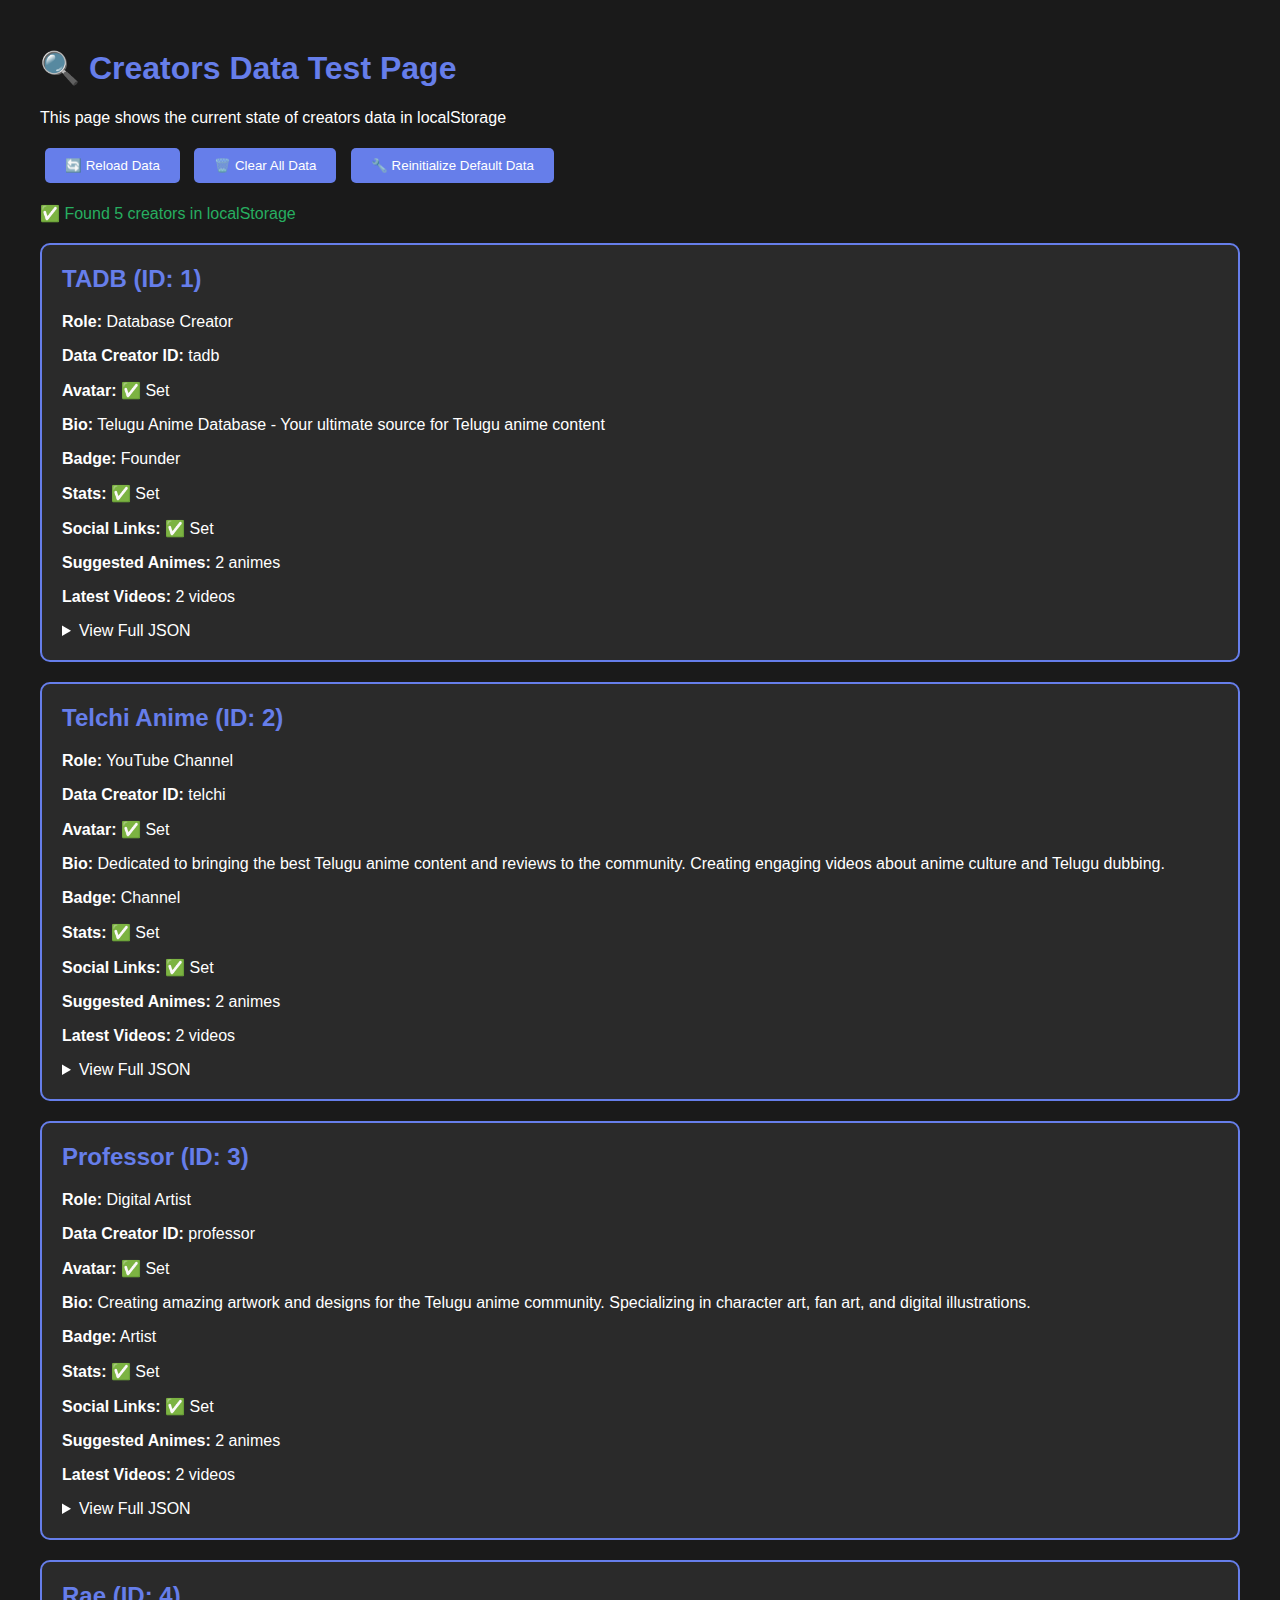
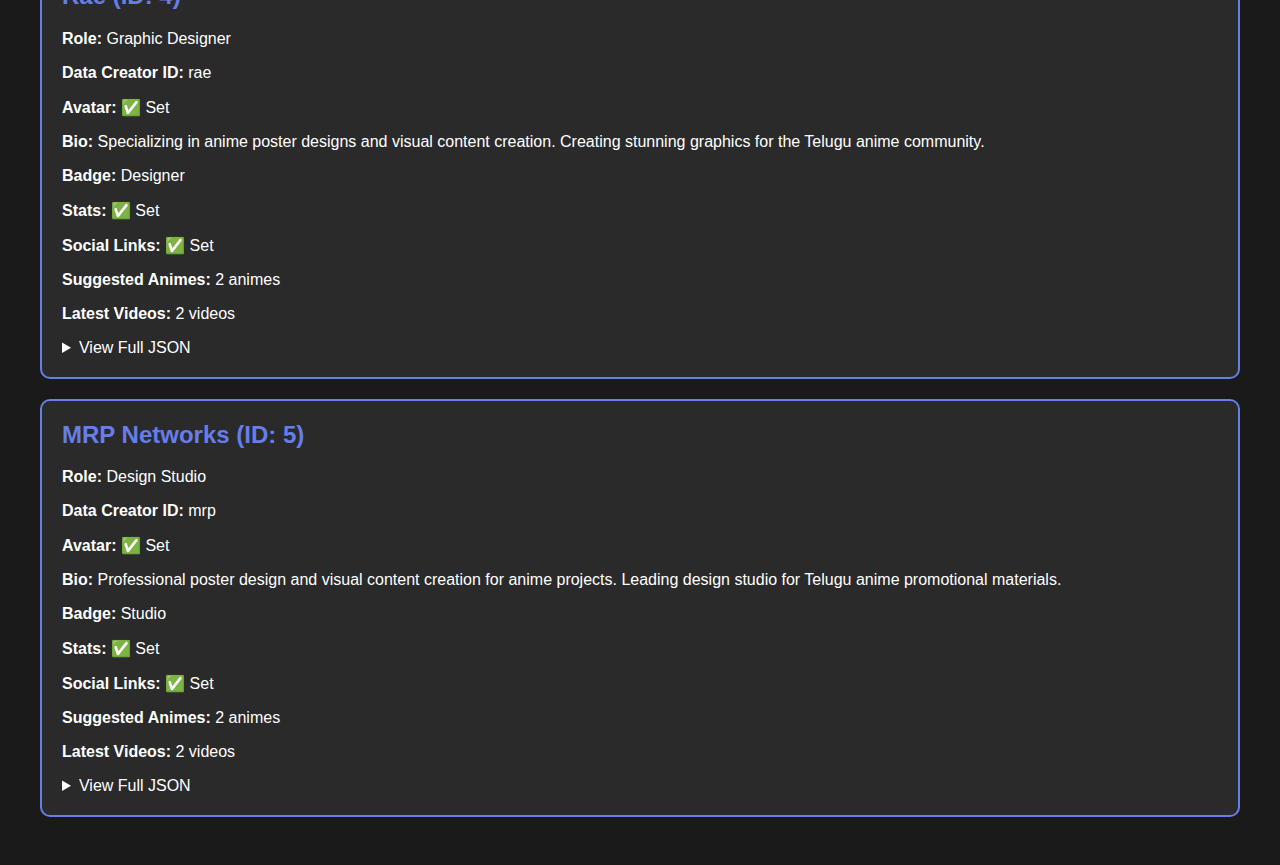
<file: test-creators-data.html>
<!DOCTYPE html>
<html lang="en">
<head>
    <meta charset="UTF-8">
    <meta name="viewport" content="width=device-width, initial-scale=1.0">
    <title>Test Creators Data</title>
    <style>
        body {
            font-family: Arial, sans-serif;
            padding: 20px;
            background: #1a1a1a;
            color: #fff;
        }
        .container {
            max-width: 1200px;
            margin: 0 auto;
        }
        h1 {
            color: #667eea;
        }
        .creator-card {
            background: #2a2a2a;
            padding: 20px;
            margin: 20px 0;
            border-radius: 10px;
            border: 2px solid #667eea;
        }
        .creator-card h2 {
            color: #667eea;
            margin-top: 0;
        }
        pre {
            background: #1a1a1a;
            padding: 15px;
            border-radius: 5px;
            overflow-x: auto;
        }
        .btn {
            background: #667eea;
            color: white;
            border: none;
            padding: 10px 20px;
            border-radius: 5px;
            cursor: pointer;
            margin: 5px;
        }
        .btn:hover {
            background: #764ba2;
        }
        .success {
            color: #27ae60;
        }
        .error {
            color: #e74c3c;
        }
    </style>
</head>
<body>
    <div class="container">
        <h1>🔍 Creators Data Test Page</h1>
        <p>This page shows the current state of creators data in localStorage</p>
        
        <div>
            <button class="btn" onclick="loadData()">🔄 Reload Data</button>
            <button class="btn" onclick="clearData()">🗑️ Clear All Data</button>
            <button class="btn" onclick="reinitialize()">🔧 Reinitialize Default Data</button>
        </div>
        
        <div id="status"></div>
        <div id="creatorsContainer"></div>
    </div>

    <script src="creators-manager.js"></script>
    <script>
        function loadData() {
            const statusDiv = document.getElementById('status');
            const container = document.getElementById('creatorsContainer');
            
            if (!window.creatorsManager) {
                statusDiv.innerHTML = '<p class="error">❌ creators-manager.js not loaded!</p>';
                return;
            }
            
            const creators = window.creatorsManager.getAllCreators();
            
            if (!creators || creators.length === 0) {
                statusDiv.innerHTML = '<p class="error">❌ No creators found in localStorage</p>';
                container.innerHTML = '';
                return;
            }
            
            statusDiv.innerHTML = `<p class="success">✅ Found ${creators.length} creators in localStorage</p>`;
            
            container.innerHTML = creators.map(creator => `
                <div class="creator-card">
                    <h2>${creator.name} (ID: ${creator.id})</h2>
                    <p><strong>Role:</strong> ${creator.role}</p>
                    <p><strong>Data Creator ID:</strong> ${creator.dataCreator || 'NOT SET'}</p>
                    <p><strong>Avatar:</strong> ${creator.avatar ? '✅ Set' : '❌ Not set'}</p>
                    <p><strong>Bio:</strong> ${creator.bio || 'Not set'}</p>
                    <p><strong>Badge:</strong> ${creator.badge || 'Not set'}</p>
                    <p><strong>Stats:</strong> ${creator.stats ? '✅ Set' : '❌ Not set'}</p>
                    <p><strong>Social Links:</strong> ${creator.social ? '✅ Set' : '❌ Not set'}</p>
                    <p><strong>Suggested Animes:</strong> ${creator.suggestedAnimes ? creator.suggestedAnimes.length + ' animes' : '❌ Not set'}</p>
                    <p><strong>Latest Videos:</strong> ${creator.latestVideos ? creator.latestVideos.length + ' videos' : '❌ Not set'}</p>
                    <details>
                        <summary>View Full JSON</summary>
                        <pre>${JSON.stringify(creator, null, 2)}</pre>
                    </details>
                </div>
            `).join('');
        }
        
        function clearData() {
            if (confirm('Are you sure you want to clear all creators data?')) {
                localStorage.removeItem('tadb_creators');
                loadData();
                alert('Data cleared! Refresh the page to reinitialize.');
            }
        }
        
        function reinitialize() {
            if (confirm('This will reset all creators to default data. Continue?')) {
                localStorage.removeItem('tadb_creators');
                window.creatorsManager.init();
                loadData();
                alert('Data reinitialized with defaults!');
            }
        }
        
        // Load data on page load
        window.addEventListener('DOMContentLoaded', loadData);
    </script>
</body>
</html>
</file>
<file: about-us-styles.css>
/* CSS Variables for Theme Colors */
:root {
    /* Dark Theme */
    --primary-color: #133978;
    --secondary-color: #000000;
    --accent-color: #FFD700;
    --text-color: #ffffff;
    --bg-color: #000000;
    --card-bg: #1a1a1a;
    --border-color: #333;
    --hover-color: #1e4a8c;
    --gradient-primary: linear-gradient(135deg, #133978, #1e4a8c);
    --gradient-accent: linear-gradient(135deg, #FFD700, #FFA500);
}

[data-theme="light"] {
    /* Light Theme */
    --primary-color: #133978;
    --secondary-color: #ffffff;
    --accent-color: #133978;
    --text-color: #000000;
    --bg-color: #ffffff;
    --card-bg: rgba(255, 255, 255, 0.9);
    --border-color: rgba(19, 57, 120, 0.2);
    --hover-color: #1e4a8c;
    --gradient-primary: linear-gradient(135deg, #133978, #1e4a8c);
    --gradient-accent: linear-gradient(135deg, #133978, #1e4a8c);
}

/* Reset and Base Styles */
* {
    margin: 0;
    padding: 0;
    box-sizing: border-box;
}

body {
    font-family: 'Inter', -apple-system, BlinkMacSystemFont, 'Segoe UI', Roboto, Oxygen, Ubuntu, Cantarell, sans-serif;
    background: var(--bg-color);
    color: var(--text-color);
    line-height: 1.6;
    overflow-x: hidden;
    transition: background-color 0.3s ease, color 0.3s ease;
}

* {
    transition: background-color 0.3s ease, color 0.3s ease, border-color 0.3s ease;
}

/* Ensure consistent font across all elements */
h1, h2, h3, h4, h5, h6, p, span, div, a, button, input {
    font-family: 'Inter', -apple-system, BlinkMacSystemFont, 'Segoe UI', Roboto, Oxygen, Ubuntu, Cantarell, sans-serif;
}

.container {
    max-width: 1200px;
    margin: 0 auto;
    padding: 0 2rem;
}

/* Navigation Styles */
.navbar {
    position: fixed;
    top: 0;
    left: 0;
    right: 0;
    background: var(--card-bg);
    backdrop-filter: blur(10px);
    border-bottom: 1px solid var(--border-color);
    z-index: 1000;
    transition: all 0.3s ease;
}

.nav-container {
    display: flex;
    align-items: center;
    justify-content: space-between;
    padding: 1rem 2rem;
    max-width: 1200px;
    margin: 0 auto;
}

.nav-left {
    display: flex;
    align-items: center;
    gap: 1rem;
}

.menu-toggle {
    display: none;
    background: none;
    border: none;
    color: var(--text-color);
    font-size: 1.2rem;
    cursor: pointer;
    padding: 0.5rem;
    border-radius: 8px;
    transition: all 0.3s ease;
}

.menu-toggle:hover {
    background: var(--border-color);
}

.logo {
    font-size: 1.5rem;
    font-weight: 800;
    color: var(--accent-color);
    text-decoration: none;
    cursor: pointer;
}

.logo:hover {
    color: var(--accent-color);
    text-decoration: none;
    opacity: 0.8;
}

.desktop-nav {
    display: flex;
    gap: 2rem;
}

.nav-link {
    display: flex;
    align-items: center;
    gap: 0.5rem;
    padding: 0.8rem 1.2rem;
    color: var(--text-color);
    text-decoration: none;
    border-radius: 12px;
    transition: all 0.3s ease;
    font-weight: 500;
    position: relative;
}

.nav-link:hover,
.nav-link.active {
    background: var(--gradient-primary);
    color: white;
    transform: translateY(-2px);
}

.nav-icon {
    font-size: 1rem;
}

.theme-toggle {
    background: var(--card-bg);
    border: 1px solid var(--border-color);
    color: var(--text-color);
    padding: 0.8rem;
    border-radius: 12px;
    cursor: pointer;
    transition: all 0.3s ease;
}

.theme-toggle:hover {
    background: var(--gradient-primary);
    color: white;
    transform: translateY(-2px);
}

.mobile-menu {
    display: none;
    position: absolute;
    top: 100%;
    left: 0;
    right: 0;
    background: var(--card-bg);
    border-bottom: 1px solid var(--border-color);
    padding: 1rem;
    transform: translateY(-100%);
    opacity: 0;
    transition: all 0.3s ease;
    z-index: 999;
    backdrop-filter: blur(10px);
}

.mobile-menu.show {
    display: block;
    transform: translateY(0);
    opacity: 1;
}

.mobile-nav-link {
    display: flex;
    align-items: center;
    gap: 1rem;
    padding: 1rem;
    color: var(--text-color);
    text-decoration: none;
    border-radius: 12px;
    transition: all 0.3s ease;
    margin-bottom: 0.5rem;
}

.mobile-nav-link:hover,
.mobile-nav-link.active {
    background: var(--gradient-primary);
    color: white;
}

/* Hero Section */
.about-hero {
    padding: 8rem 0 4rem;
    background: var(--bg-color);
    position: relative;
    overflow: hidden;
}

.hero-container {
    max-width: 1200px;
    margin: 0 auto;
    padding: 0 2rem;
    display: grid;
    grid-template-columns: 1fr 1fr;
    gap: 4rem;
    align-items: center;
}

.hero-content {
    animation: slideInLeft 0.8s ease-out;
}

.hero-badge {
    display: inline-flex;
    align-items: center;
    gap: 0.5rem;
    background: var(--gradient-accent);
    color: var(--bg-color);
    padding: 0.8rem 1.5rem;
    border-radius: 25px;
    font-size: 0.9rem;
    font-weight: 600;
    margin-bottom: 2rem;
    animation: fadeInUp 0.8s ease-out 0.2s both;
}

.hero-title {
    font-size: 3.5rem;
    font-weight: 800;
    line-height: 1.2;
    margin-bottom: 1.5rem;
    animation: fadeInUp 0.8s ease-out 0.4s both;
}

.hero-highlight {
    color: var(--accent-color);
}

.hero-description {
    font-size: 1.2rem;
    opacity: 0.8;
    margin-bottom: 3rem;
    line-height: 1.8;
    animation: fadeInUp 0.8s ease-out 0.6s both;
}

.hero-stats {
    display: flex;
    gap: 2rem;
    animation: fadeInUp 0.8s ease-out 0.8s both;
}

.stat-card {
    display: flex;
    align-items: center;
    gap: 1rem;
    background: var(--card-bg);
    padding: 1.5rem;
    border-radius: 16px;
    border: 1px solid var(--border-color);
    transition: all 0.3s ease;
}

.stat-card:hover {
    transform: translateY(-5px);
    border-color: var(--accent-color);
}

.stat-icon {
    width: 50px;
    height: 50px;
    background: var(--gradient-primary);
    border-radius: 12px;
    display: flex;
    align-items: center;
    justify-content: center;
    color: white;
    font-size: 1.2rem;
}

.stat-info {
    display: flex;
    flex-direction: column;
}

.stat-number {
    font-size: 1.5rem;
    font-weight: 700;
    color: var(--accent-color);
}

.stat-label {
    font-size: 0.9rem;
    opacity: 0.7;
}

.hero-visual {
    position: relative;
    height: 400px;
    animation: slideInRight 0.8s ease-out;
}

.floating-elements {
    position: relative;
    width: 100%;
    height: 100%;
}

.float-element {
    position: absolute;
    width: 80px;
    height: 80px;
    background: var(--gradient-primary);
    border-radius: 20px;
    display: flex;
    align-items: center;
    justify-content: center;
    color: white;
    font-size: 2rem;
    animation: float 3s ease-in-out infinite;
}

.element-1 {
    top: 20%;
    left: 10%;
    animation-delay: 0s;
}

.element-2 {
    top: 10%;
    right: 20%;
    animation-delay: 0.5s;
}

.element-3 {
    bottom: 30%;
    left: 20%;
    animation-delay: 1s;
}

.element-4 {
    bottom: 10%;
    right: 10%;
    animation-delay: 1.5s;
}

/* Section Styles */
.section-header {
    text-align: center;
    margin-bottom: 4rem;
}

.section-title {
    font-size: 2.5rem;
    font-weight: 700;
    margin-bottom: 1rem;
    color: var(--accent-color);
}

.section-subtitle {
    font-size: 1.1rem;
    opacity: 0.7;
    max-width: 600px;
    margin: 0 auto;
}

/* Mission Section */
.mission-section {
    padding: 6rem 0;
    background: var(--bg-color);
}

.mission-grid {
    display: grid;
    grid-template-columns: repeat(auto-fit, minmax(280px, 1fr));
    gap: 2rem;
}

.mission-card {
    background: var(--card-bg);
    padding: 2rem;
    border-radius: 20px;
    border: 1px solid var(--border-color);
    text-align: center;
    transition: all 0.3s ease;
    animation: fadeInUp 0.6s ease-out;
}

.mission-card:hover {
    transform: translateY(-10px);
    border-color: var(--accent-color);
}

.mission-icon {
    width: 80px;
    height: 80px;
    background: var(--gradient-primary);
    border-radius: 20px;
    display: flex;
    align-items: center;
    justify-content: center;
    color: white;
    font-size: 2rem;
    margin: 0 auto 1.5rem;
    transition: all 0.3s ease;
}

.mission-card:hover .mission-icon {
    transform: scale(1.1) rotate(5deg);
}

.mission-card h3 {
    font-size: 1.3rem;
    font-weight: 600;
    margin-bottom: 1rem;
    color: var(--text-color);
}

.mission-card p {
    opacity: 0.8;
    line-height: 1.6;
}

/* Features Section */
.features-section {
    padding: 6rem 0;
    background: var(--bg-color);
}

.features-grid {
    display: grid;
    grid-template-columns: repeat(auto-fit, minmax(280px, 1fr));
    gap: 1.5rem;
}

.feature-item {
    background: var(--card-bg);
    border-radius: 20px;
    border: 1px solid var(--border-color);
    overflow: hidden;
    transition: all 0.3s ease;
    animation: fadeInUp 0.6s ease-out;
}

.feature-item:hover {
    transform: translateY(-5px);
    border-color: var(--accent-color);
}

.feature-content {
    padding: 1.5rem;
}

.feature-icon {
    width: 50px;
    height: 50px;
    background: var(--gradient-primary);
    border-radius: 12px;
    display: flex;
    align-items: center;
    justify-content: center;
    color: white;
    font-size: 1.2rem;
    margin-bottom: 1rem;
    transition: all 0.3s ease;
}

.feature-item:hover .feature-icon {
    transform: scale(1.1) rotate(-5deg);
}

.feature-content h3 {
    font-size: 1.2rem;
    font-weight: 600;
    margin-bottom: 0.8rem;
    color: var(--text-color);
}

.feature-content p {
    opacity: 0.8;
    line-height: 1.5;
    margin-bottom: 1rem;
    font-size: 0.9rem;
}

.feature-link {
    display: inline-flex;
    align-items: center;
    gap: 0.5rem;
    color: var(--accent-color);
    text-decoration: none;
    font-weight: 600;
    transition: all 0.3s ease;
}

.feature-link:hover {
    gap: 1rem;
}

/* Team Section */
.team-section {
    padding: 6rem 0;
    background: var(--bg-color);
}

.team-grid {
    display: grid;
    grid-template-columns: repeat(auto-fit, minmax(280px, 1fr));
    gap: 2rem;
}

.team-card {
    background: var(--card-bg);
    padding: 2rem;
    border-radius: 20px;
    border: 1px solid var(--border-color);
    text-align: center;
    transition: all 0.3s ease;
    animation: fadeInUp 0.6s ease-out;
}

.team-card:hover {
    transform: translateY(-10px);
    border-color: var(--accent-color);
}

.team-avatar {
    width: 100px;
    height: 100px;
    background: var(--gradient-primary);
    border-radius: 50%;
    display: flex;
    align-items: center;
    justify-content: center;
    color: white;
    font-size: 2.5rem;
    margin: 0 auto 1.5rem;
    transition: all 0.3s ease;
}

.team-card:hover .team-avatar {
    transform: scale(1.1);
}

.team-info h3 {
    font-size: 1.3rem;
    font-weight: 600;
    margin-bottom: 1rem;
    color: var(--text-color);
}

.team-info p {
    opacity: 0.8;
    line-height: 1.6;
}

/* Disclaimer Section */
.disclaimer-section {
    padding: 4rem 0;
    background: transparent;
}

.disclaimer-card {
    background: transparent;
    border: 2px solid var(--accent-color);
    border-radius: 20px;
    padding: 3rem;
    display: flex;
    align-items: flex-start;
    gap: 2rem;
    animation: fadeInUp 0.6s ease-out;
}

.disclaimer-icon {
    width: 80px;
    height: 80px;
    background: var(--gradient-accent);
    border-radius: 20px;
    display: flex;
    align-items: center;
    justify-content: center;
    color: var(--bg-color);
    font-size: 2rem;
    flex-shrink: 0;
}

.disclaimer-content h3 {
    font-size: 1.5rem;
    font-weight: 600;
    margin-bottom: 1rem;
    color: var(--text-color);
}

.disclaimer-content p {
    line-height: 1.8;
    opacity: 0.9;
}

.highlight {
    color: var(--accent-color);
    font-weight: 600;
}

/* Footer */
.footer {
    background: linear-gradient(135deg, var(--primary-color) 0%, #16213e 100%);
    color: white;
    padding: 2rem 0 1rem;
    margin-top: 4rem;
}

.disclaimer-section {
    max-width: 800px;
    margin: 0 auto;
    padding: 0 2rem;
    text-align: center;
}

.disclaimer-section h4 {
    color: white;
    font-size: 14px;
    font-weight: 600;
    margin-bottom: 1rem;
    text-transform: uppercase;
    letter-spacing: 1px;
}

.disclaimer-section p {
    color: rgba(255, 255, 255, 0.8);
    font-size: 11px;
    line-height: 1.6;
    margin: 0;
}

.footer-bottom {
    text-align: center;
    padding: 10px 20px 0;
}

.footer-bottom p {
    color: rgba(255, 255, 255, 0.6);
    font-size: 12px;
    margin: 0;
}

/* Animations */
@keyframes fadeInUp {
    from {
        opacity: 0;
        transform: translateY(30px);
    }
    to {
        opacity: 1;
        transform: translateY(0);
    }
}

@keyframes slideInLeft {
    from {
        opacity: 0;
        transform: translateX(-50px);
    }
    to {
        opacity: 1;
        transform: translateX(0);
    }
}

@keyframes slideInRight {
    from {
        opacity: 0;
        transform: translateX(50px);
    }
    to {
        opacity: 1;
        transform: translateX(0);
    }
}

@keyframes float {
    0%, 100% {
        transform: translateY(0px);
    }
    50% {
        transform: translateY(-20px);
    }
}

/* Large Indian Phones - iPhone Pro Max, OnePlus Pro, Samsung Galaxy S-series (430px-768px) */
@media (min-width: 431px) and (max-width: 768px) {
    .hero-title {
        font-size: 2.5rem;
    }
    
    .hero-subtitle {
        font-size: 1.1rem;
    }
    
    .mission-card {
        padding: 1.5rem;
    }
    
    .feature-card {
        padding: 1.5rem;
    }
    
    .team-member {
        padding: 1.5rem;
    }
}

/* Responsive Design */
@media (max-width: 768px) {
    .menu-toggle {
        display: block !important;
    }
    
    .desktop-nav {
        display: none !important;
    }
    
    .mobile-menu {
        display: none;
    }
    
    .mobile-menu.show {
        display: block !important;
    }
    
    .hero-container {
        grid-template-columns: 1fr;
        gap: 2rem;
        text-align: center;
    }
    
    .hero-title {
        font-size: 2.5rem;
    }
    
    .hero-stats {
        flex-direction: column;
        gap: 1rem;
    }
    
    .stat-card {
        justify-content: center;
    }
    
    .hero-visual {
        height: 300px;
    }
    
    .float-element {
        width: 60px;
        height: 60px;
        font-size: 1.5rem;
    }
    
    .section-title {
        font-size: 2rem;
    }
    
    .mission-grid {
        grid-template-columns: repeat(2, 1fr);
        gap: 1rem;
    }
    
    .mission-card {
        border-radius: 12px;
        padding: 1rem;
    }
    
    .mission-icon {
        width: 50px;
        height: 50px;
        font-size: 1.2rem;
        border-radius: 12px;
        margin-bottom: 1rem;
    }
    
    .mission-card h3 {
        font-size: 1rem;
        margin-bottom: 0.5rem;
    }
    
    .mission-card p {
        font-size: 0.8rem;
        line-height: 1.4;
    }
    
    .features-grid {
        grid-template-columns: repeat(2, 1fr);
        gap: 1rem;
    }
    
    .feature-item {
        border-radius: 12px;
    }
    
    .feature-content {
        padding: 1rem;
    }
    
    .feature-icon {
        width: 35px;
        height: 35px;
        font-size: 1rem;
        border-radius: 8px;
        margin-bottom: 0.8rem;
    }
    
    .feature-content h3 {
        font-size: 1rem;
        margin-bottom: 0.5rem;
    }
    
    .feature-content p {
        font-size: 0.8rem;
        line-height: 1.4;
        margin-bottom: 0.8rem;
    }
    
    .feature-link {
        font-size: 0.8rem;
    }
    
    .team-grid {
        grid-template-columns: repeat(2, 1fr);
        gap: 1rem;
    }
    
    .team-card {
        border-radius: 12px;
        padding: 1rem;
    }
    
    .team-avatar {
        width: 60px;
        height: 60px;
        font-size: 1.5rem;
        margin-bottom: 1rem;
    }
    
    .team-info h3 {
        font-size: 1rem;
        margin-bottom: 0.5rem;
    }
    
    .team-info p {
        font-size: 0.8rem;
        line-height: 1.4;
    }
    
    .disclaimer-card {
        flex-direction: column;
        text-align: center;
        padding: 2rem;
    }
    
    .container {
        padding: 0 1rem;
    }
}

/* Indian Phone Optimizations */
/* Samsung Galaxy A-series, Vivo Y-series, Oppo A-series, Realme budget phones (360px-390px) */
@media (min-width: 360px) and (max-width: 390px) {
    .hero-title {
        font-size: 2.2rem;
    }
    
    .hero-subtitle {
        font-size: 0.95rem;
    }
    
    .mission-card {
        padding: 1rem;
    }
    
    .feature-card {
        padding: 1rem;
    }
    
    .team-member {
        padding: 1rem;
    }
}

/* iPhone 12/13/14, OnePlus Nord, Realme flagship phones (390px-430px) */
@media (min-width: 391px) and (max-width: 430px) {
    .hero-title {
        font-size: 2.3rem;
    }
    
    .hero-subtitle {
        font-size: 1rem;
    }
    
    .mission-card {
        padding: 1.2rem;
    }
    
    .feature-card {
        padding: 1.2rem;
    }
    
    .team-member {
        padding: 1.2rem;
    }
}

@media (max-width: 480px) {
    .hero-title {
        font-size: 2rem;
    }
    
    .hero-description {
        font-size: 1rem;
    }
    
    .section-title {
        font-size: 1.8rem;
    }
    
    .nav-container {
        padding: 1rem;
    }
    
    .menu-toggle {
        display: block !important;
        z-index: 1001;
    }
    
    .desktop-nav {
        display: none !important;
    }
    
    .mobile-menu {
        width: 100%;
        left: 0;
        right: 0;
    }
}

/* Light Mode Specific Adjustments */
[data-theme="light"] {
    --primary-color: #133978;
    --secondary-color: #ffffff;
    --accent-color: #133978;
    --text-color: #000000;
    --bg-color: #f8f9fa;
    --card-bg: rgba(255, 255, 255, 0.9);
    --border-color: rgba(19, 57, 120, 0.2);
    --hover-color: #1e4a8c;
    --gradient-primary: linear-gradient(135deg, #133978, #1e4a8c);
    --gradient-accent: linear-gradient(135deg, #133978, #1e4a8c);
}

[data-theme="light"] .navbar {
    background: rgba(255, 255, 255, 0.95);
    backdrop-filter: blur(10px);
}

[data-theme="light"] .hero-badge {
    background: var(--gradient-primary);
    color: white;
}

[data-theme="light"] .about-hero {
    background: var(--bg-color);
}

[data-theme="light"] .mission-section,
[data-theme="light"] .features-section,
[data-theme="light"] .team-section {
    background: var(--bg-color);
}

[data-theme="light"] .disclaimer-section {
    background: transparent;
}

[data-theme="light"] .disclaimer-card {
    background: transparent;
    border-color: var(--primary-color);
}

[data-theme="light"] .disclaimer-content h3 {
    color: #133978 !important;
}

[data-theme="light"] .disclaimer-content p {
    color: #133978 !important;
}

[data-theme="light"] .disclaimer-icon {
    background: var(--gradient-primary);
    color: white;
}

[data-theme="light"] .mobile-menu {
    background: rgba(255, 255, 255, 0.95);
    backdrop-filter: blur(10px);
}

[data-theme="light"] .stat-card,
[data-theme="light"] .mission-card,
[data-theme="light"] .feature-item,
[data-theme="light"] .team-card {
    background: var(--card-bg);
    border-color: var(--border-color);
}

[data-theme="light"] .stat-card:hover,
[data-theme="light"] .mission-card:hover,
[data-theme="light"] .feature-item:hover,
[data-theme="light"] .team-card:hover {
    border-color: var(--primary-color);
}

[data-theme="light"] .footer {
    background: linear-gradient(135deg, var(--primary-color) 0%, #16213e 100%);
}

[data-theme="light"] .hero-highlight {
    color: var(--primary-color);
    background: none;
    -webkit-background-clip: unset;
    -webkit-text-fill-color: unset;
    background-clip: unset;
}

[data-theme="light"] .section-title {
    color: var(--primary-color);
    background: none;
    -webkit-background-clip: unset;
    -webkit-text-fill-color: unset;
    background-clip: unset;
}

[data-theme="light"] .stat-number {
    color: var(--primary-color) !important;
}

[data-theme="light"] .feature-link {
    color: var(--primary-color) !important;
}

[data-theme="light"] .highlight {
    color: var(--primary-color) !important;
}

[data-theme="light"] .hero-title,
[data-theme="light"] .section-title,
[data-theme="light"] .hero-highlight {
    color: var(--text-color) !important;
}

[data-theme="light"] .hero-highlight {
    color: var(--primary-color) !important;
}

[data-theme="light"] .section-title {
    color: var(--primary-color) !important;
}

/* Ensure proper contrast in light mode */
[data-theme="light"] .nav-link:hover,
[data-theme="light"] .nav-link.active,
[data-theme="light"] .mobile-nav-link:hover,
[data-theme="light"] .mobile-nav-link.active {
    background: var(--gradient-primary);
    color: white;
}

[data-theme="light"] .theme-toggle:hover {
    background: var(--gradient-primary);
    color: white;
}/*
 Ultra Small Budget Phones (320px and below) */
@media (max-width: 320px) {
    .hero-title {
        font-size: 1.8rem;
    }
    
    .hero-subtitle {
        font-size: 0.85rem;
    }
    
    .mission-card {
        padding: 0.75rem;
        margin-bottom: 0.75rem;
    }
    
    .feature-card {
        padding: 0.75rem;
        margin-bottom: 0.75rem;
    }
    
    .team-member {
        padding: 0.75rem;
        margin-bottom: 0.75rem;
    }
    
    .mission-grid {
        gap: 0.75rem;
    }
    
    .features-grid {
        gap: 0.75rem;
    }
    
    .team-grid {
        gap: 0.75rem;
    }
    
    .section-title {
        font-size: 1.6rem;
    }
    
    .section-subtitle {
        font-size: 0.8rem;
    }
}
</file>
<file: contact-us-styles.css>
/* Import base styles */
@import url('styles.css');

/* Ensure consistent Inter font */
body, h1, h2, h3, h4, h5, h6, p, span, div, a, button, input, textarea, select, label {
    font-family: 'Inter', -apple-system, BlinkMacSystemFont, 'Segoe UI', Roboto, Oxygen, Ubuntu, Cantarell, sans-serif;
}

/* Contact Section */
.contact-section {
    background: var(--background-color);
    color: var(--text-color);
    padding: 80px 0;
    min-height: 100vh;
}

.contact-container {
    max-width: 1200px;
    margin: 0 auto;
    padding: 0 2rem;
}

/* Contact Grid */
.contact-grid {
    display: grid;
    grid-template-columns: repeat(auto-fit, minmax(300px, 1fr));
    gap: 30px;
    margin-bottom: 60px;
}

/* Contact Cards */
.contact-card {
    background: var(--card-bg);
    border: 1px solid var(--border-color);
    padding: 40px 30px;
    text-align: center;
    transition: all 0.3s ease;
    position: relative;
    overflow: hidden;
}

.contact-card::before {
    content: '';
    position: absolute;
    top: 0;
    left: -100%;
    width: 100%;
    height: 100%;
    background: linear-gradient(90deg, transparent, rgba(255, 255, 255, 0.1), transparent);
    transition: left 0.6s ease;
}

.contact-card:hover::before {
    left: 100%;
}

.contact-card:hover {
    transform: translateY(-8px);
    box-shadow: 0 20px 40px rgba(0, 0, 0, 0.2);
}

.contact-icon {
    width: 80px;
    height: 80px;
    margin: 0 auto 25px;
    display: flex;
    align-items: center;
    justify-content: center;
    font-size: 2.5rem;
    transition: all 0.3s ease;
}

.email-card .contact-icon {
    background: linear-gradient(135deg, #3498db, #2980b9);
    color: white;
}

.instagram-card .contact-icon {
    background: linear-gradient(135deg, #e1306c, #fd1d1d, #fcb045);
    color: white;
}

.contact-card:hover .contact-icon {
    transform: scale(1.1) rotate(5deg);
}

.contact-info h3 {
    font-size: 1.5rem;
    font-weight: 700;
    color: var(--text-primary);
    margin-bottom: 10px;
}

.contact-info p {
    color: var(--text-secondary);
    margin-bottom: 20px;
    line-height: 1.6;
}

.contact-link {
    display: inline-block;
    color: var(--accent-primary);
    text-decoration: none;
    font-weight: 600;
    font-size: 1.1rem;
    padding: 12px 24px;
    border: 2px solid var(--accent-primary);
    transition: all 0.3s ease;
    position: relative;
    overflow: hidden;
}

.contact-link::before {
    content: '';
    position: absolute;
    top: 0;
    left: -100%;
    width: 100%;
    height: 100%;
    background: var(--accent-primary);
    transition: left 0.3s ease;
    z-index: -1;
}

.contact-link:hover::before {
    left: 0;
}

.contact-link:hover {
    color: white;
    transform: translateY(-2px);
}

/* Contact Form Section */
.contact-form-section {
    background: var(--card-bg);
    border: 1px solid var(--border-color);
    padding: 50px;
    max-width: 800px;
    margin: 0 auto;
}

.form-header {
    text-align: center;
    margin-bottom: 40px;
}

.form-header h2 {
    font-size: 2rem;
    font-weight: 700;
    color: var(--text-primary);
    margin-bottom: 10px;
}

.form-header p {
    color: var(--text-secondary);
    font-size: 1.1rem;
}

/* Form Styles */
.contact-form {
    display: flex;
    flex-direction: column;
    gap: 25px;
}

.form-row {
    display: grid;
    grid-template-columns: 1fr 1fr;
    gap: 20px;
}

.form-group {
    display: flex;
    flex-direction: column;
}

.form-group label {
    font-weight: 600;
    color: var(--text-primary);
    margin-bottom: 8px;
    font-size: 0.95rem;
}

.form-group input,
.form-group select,
.form-group textarea {
    padding: 15px;
    border: 2px solid var(--border-color);
    background: var(--input-bg);
    color: var(--text-primary);
    font-size: 1rem;
    transition: all 0.3s ease;
    font-family: inherit;
}

.form-group input:focus,
.form-group select:focus,
.form-group textarea:focus {
    outline: none;
    border-color: var(--accent-primary);
    box-shadow: 0 0 0 3px rgba(19, 57, 120, 0.1);
}

.form-group textarea {
    resize: vertical;
    min-height: 120px;
}

.submit-btn {
    background: linear-gradient(135deg, var(--accent-primary), var(--accent-secondary));
    color: white;
    border: none;
    padding: 18px 40px;
    font-size: 1.1rem;
    font-weight: 700;
    cursor: pointer;
    transition: all 0.3s ease;
    display: flex;
    align-items: center;
    justify-content: center;
    gap: 10px;
    align-self: flex-start;
    position: relative;
    overflow: hidden;
}

.submit-btn::before {
    content: '';
    position: absolute;
    top: 0;
    left: -100%;
    width: 100%;
    height: 100%;
    background: linear-gradient(90deg, transparent, rgba(255, 255, 255, 0.2), transparent);
    transition: left 0.6s ease;
}

.submit-btn:hover::before {
    left: 100%;
}

.submit-btn:hover {
    transform: translateY(-3px);
    box-shadow: 0 10px 25px rgba(19, 57, 120, 0.3);
}

.submit-btn:active {
    transform: translateY(-1px);
}

/* Success Message */
.success-message {
    background: linear-gradient(135deg, #27ae60, #2ecc71);
    color: white;
    padding: 20px;
    text-align: center;
    font-weight: 600;
    display: none;
    animation: slideDown 0.5s ease;
}

.success-message.show {
    display: block;
}

@keyframes slideDown {
    from {
        opacity: 0;
        transform: translateY(-20px);
    }
    to {
        opacity: 1;
        transform: translateY(0);
    }
}

/* Mobile Responsive */
@media (max-width: 768px) {
    .contact-section {
        padding: 60px 0;
    }
    
    .contact-container {
        padding: 0 1rem;
    }
    
    .contact-grid {
        grid-template-columns: 1fr;
        gap: 20px;
        margin-bottom: 40px;
    }
    
    .contact-card {
        padding: 30px 20px;
    }
    
    .contact-icon {
        width: 60px;
        height: 60px;
        font-size: 2rem;
        margin-bottom: 20px;
    }
    
    .contact-info h3 {
        font-size: 1.3rem;
    }
    
    .contact-link {
        font-size: 1rem;
        padding: 10px 20px;
    }
    
    .contact-form-section {
        padding: 30px 20px;
    }
    
    .form-header h2 {
        font-size: 1.6rem;
    }
    
    .form-header p {
        font-size: 1rem;
    }
    
    .form-row {
        grid-template-columns: 1fr;
        gap: 15px;
    }
    
    .form-group input,
    .form-group select,
    .form-group textarea {
        padding: 12px;
    }
    
    .submit-btn {
        padding: 15px 30px;
        font-size: 1rem;
        align-self: stretch;
    }
}

@media (max-width: 480px) {
    .contact-section {
        padding: 40px 0;
    }
    
    .contact-container {
        padding: 0 0.8rem;
    }
    
    .contact-card {
        padding: 25px 15px;
    }
    
    .contact-icon {
        width: 50px;
        height: 50px;
        font-size: 1.8rem;
    }
    
    .contact-info h3 {
        font-size: 1.2rem;
    }
    
    .contact-form-section {
        padding: 25px 15px;
    }
    
    .form-header h2 {
        font-size: 1.4rem;
    }
    
    .submit-btn {
        padding: 12px 25px;
        font-size: 0.95rem;
    }
}
</file>
